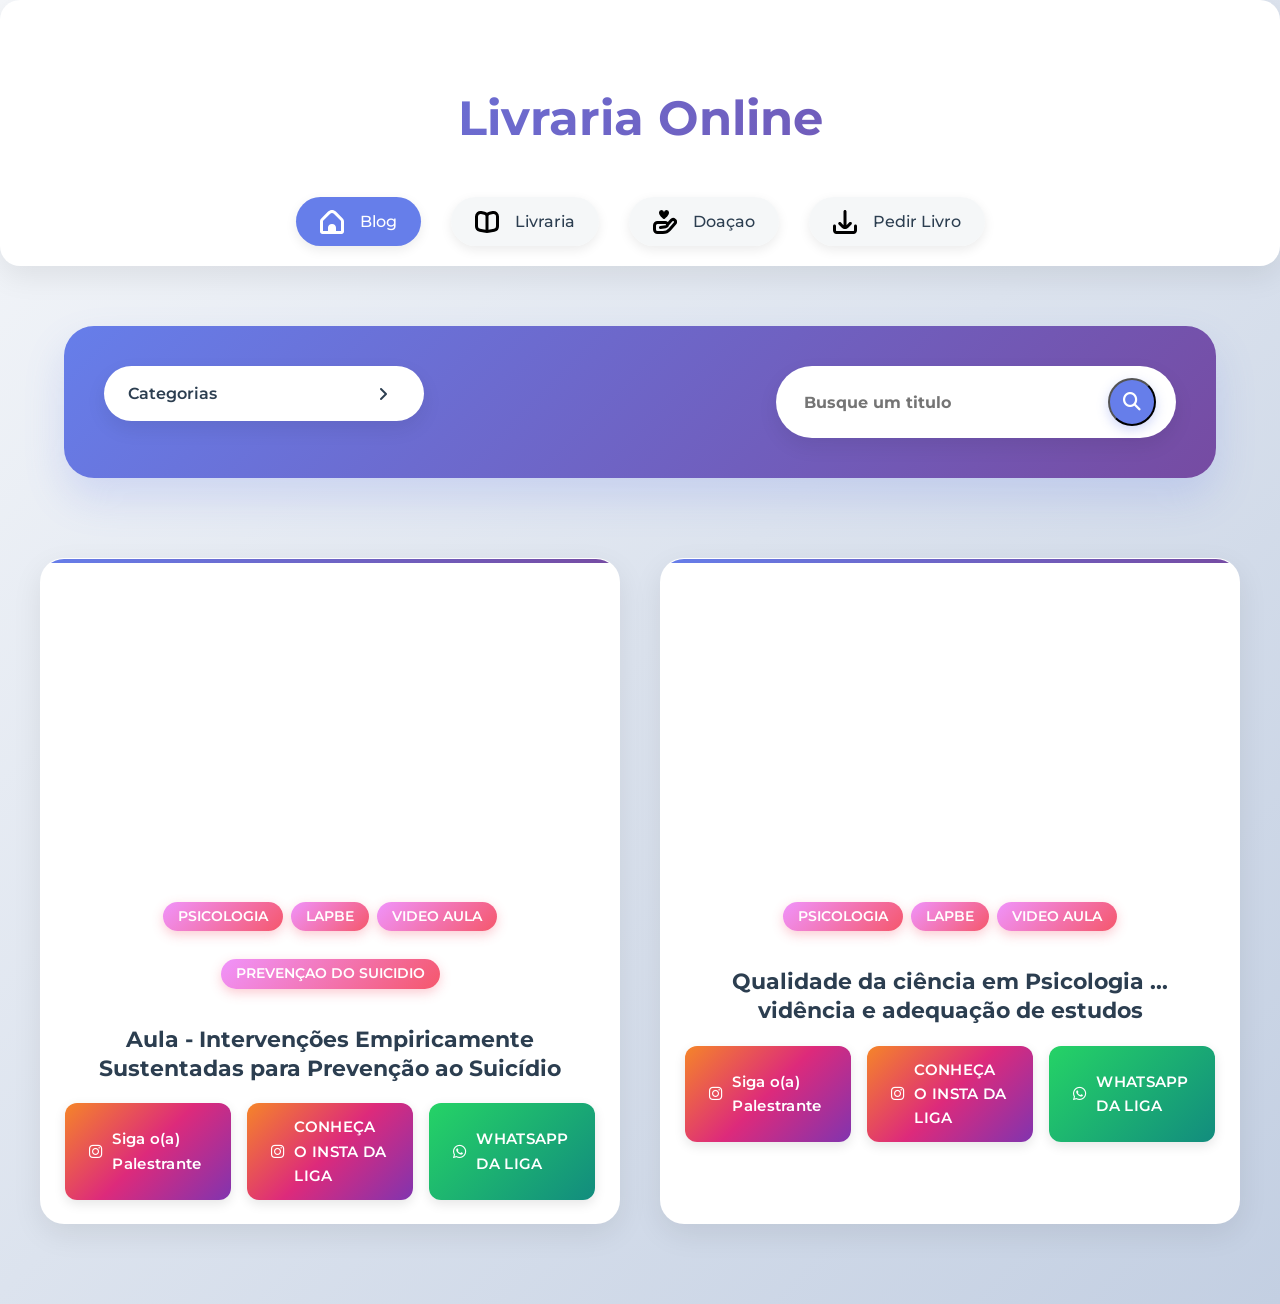
<file: index.html>
<!DOCTYPE html>
<html lang="pt-BR">

<head>
    <meta charset="UTF-8">
    <meta name="viewport" content="width=device-width, initial-scale=1.0">
    <meta name="google-adsense-account" content="ca-pub-9144032864850758">
    <link rel="stylesheet" href="./ads.txt"> 
    <script async src="https://pagead2.googlesyndication.com/pagead/js/adsbygoogle.js?client=ca-pub-9144032864850758"
    crossorigin="anonymous"></script>
    <!-- Font Imports -->
    <link href="https://fonts.googleapis.com/css2?family=EB+Garamond:ital,wght@0,400..800;1,400..800&family=Libre+Baskerville:ital,wght@0,400;0,700;1,400&family=Montserrat:ital,wght@0,100..900;1,100..900&display=swap" rel="stylesheet">
    <link href="https://fonts.googleapis.com/css2?family=Archivo+Black&display=swap" rel="stylesheet">
    <link href="https://fonts.googleapis.com/css2?family=Poppins:ital,wght@0,100;0,200;0,300;0,400;0,500;0,600;0,700;0,800;0,900;1,100;1,200;1,300;1,400;1,500;1,600;1,700;1,800;1,900&display=swap" rel="stylesheet">
    <link href="https://fonts.googleapis.com/css2?family=Michroma&display=swap" rel="stylesheet">
    <!-- Font Awesome (Ícones) -->
    <link rel="stylesheet" href="https://cdnjs.cloudflare.com/ajax/libs/font-awesome/6.4.0/css/all.min.css">
    <!-- Arquivos CSS externos foram mantidos, se existirem -->
    <link rel="stylesheet" href="./style/style.css">
     <link rel="stylesheet" href="./style/iframes.css">
    <title>Livraria Online - Vídeos</title>

   
<!-- Google tag (gtag.js) -->
<script async src="https://www.googletagmanager.com/gtag/js?id=G-TFT7D83XJY"></script>
<script>
  window.dataLayer = window.dataLayer || [];
  function gtag(){dataLayer.push(arguments);}
  gtag('js', new Date());

  gtag('config', 'G-TFT7D83XJY');
</script>

</head>

<body>




<header class="header">
    <nav class="navbar">
        <div class="hamburguer-icon">
            <div class="bar"></div>
            <div class="bar"></div>
            <div class="bar"></div>
        </div>
        <span class="text-menu">MENU</span>
        
     <ul class="nav-links">
    
            <li> 
            <a href="./index.html">  <img src="./icons/casa-white.svg" alt=""> <span>Blog</span></a>
            </li>
            <li>
            
            <a  href="./livraria.html"> <img src="./icons/book-alt-white.svg" alt=""> <span>Livraria</span></a>
            </li>
            
            <li>
            <a href="./faca-uma-doacao.html">  <img src="./icons/cuidado-white.svg" alt="">  <span>Doaçao</span></a>
            </li>
            <li>
           
            <a href="./PedirLivros.html">  <img src="./icons/download-white.svg" alt="">  <span>Pedir Livro</span></a>
            </li>
        </ul>
    </nav>

<h1>Livraria Online</h1>

    <div class="links">
        <ul>

            
               <li class="ativo">
            <a href="./index.html">  <img src="./icons/casa-white.svg" alt=""> <span>Blog</span></a>
            </li>
            <li>
            
            <a  href="./livraria.html"> <img src="./icons/book-alt.svg" alt=""> <span>Livraria</span></a>
            </li>
            
            <li>
            <a href="./faca-uma-doacao.html">  <img src="./icons/cuidado.svg" alt="">  <span>Doaçao</span></a>
            </li>
            <li>
           
            <a href="./PedirLivros.html">  <img src="./icons/download.svg" alt="">  <span>Pedir Livro</span></a>
            </li>
        </ul>
    </div>
</header>



    <div class="pesquisadores">
        <div class="header-filtro">
            <button class="filtro-button" id="botao">
                Categorias
                <i id="seta" class="fa-solid fa-angle-right icone"></i>
            </button>
            <div class="filtro" id="filtro">
                <div class="botoes-filtro">
                    <button data-categoria="todos">Mostrar Todos</button>
					 <button data-categoria="video-aula">Video Aula</button>
                    <button data-categoria="lapbe">LAPBE</button>
                    <button data-categoria="psicologia">Psicologia</button>
					 <button data-categoria="gestalt">gestalt</button>
                </div>
            </div>
        </div>
        <div class="buscador">
            <input type="text" id="buscarLivro" placeholder="Busque um titulo">
            <button><i class="fas fa-search"></i></button>
        </div>

        <!-- <h1 class="tituloPesquisador">FAÇA UMA PESQUISA</h1> -->
    </div>


    <main>
        <!-- Contêiner onde os cards de vídeo serão inseridos -->
        <div class="card-videos" id="container-videos">
        </div>



    </main>

    <script>
        // =========================================================
        // DADOS DOS VÍDEOS
        // =========================================================
        const listaDeVideos = [
            {
                titulo: "Aula - Intervenções Empiricamente Sustentadas para Prevenção ao Suicídio",
                categorias: ["psicologia", "lapbe", "video-aula", "prevençao-do-suicidio"],
                url: "https://drive.google.com/file/d/1K8LzaiGLdQi6c1UPhjC2BVwv4Pdc5Wwx/preview",
                palestranteInstagramUrl: "https://www.instagram.com/loren.beiram/", // Link do Palestrante
                ligaInstagramUrl: "https://www.instagram.com/lapbe.univali/", 
                ligaWhatsappUrl: "https://chat.whatsapp.com/HMdDaHnVzoJE68Qd4yIUpy?mode=ems_wa_t" 
            },
           {
                titulo: "Qualidade da ciência em Psicologia ... vidência e adequação de estudos",
                categorias: ["psicologia", "lapbe", "video-aula"],
                url: "https://drive.google.com/file/d/1t98QbLen26emnuH06UoHHE3u4GEgt3cE/preview",
                palestranteInstagramUrl: "https://www.instagram.com/janleonardi/", 
                ligaInstagramUrl: "https://www.instagram.com/lapbe.univali/", 
                ligaWhatsappUrl: "https://chat.whatsapp.com/HMdDaHnVzoJE68Qd4yIUpy?mode=ems_wa_t" 
          },
          
            /*  {
                titulo: "Introdução à Sociologia Clássica",
                categorias: ["sociologia", "filosofia", "aula", "educacao"],
                url: "https://www.youtube.com/embed/mock-sociologia-url",
                palestranteInstagramUrl: "https://www.instagram.com/sociologia_facil/", 
                ligaInstagramUrl: "https://www.instagram.com/lags_sociologia/",
                ligaWhatsappUrl: "https://wa.me/5511977777777"
            },
            {
                titulo: "A História da Psicologia: Uma Visão Geral",
                categorias: ["historia-da-psicologia", "psicologia", "educacao"],
                url: "https://www.youtube.com/embed/mock-historia-url",
                palestranteInstagramUrl: "https://www.instagram.com/historia_da_psi/", 
                ligaInstagramUrl: "https://www.instagram.com/lahp_usp/",
                ligaWhatsappUrl: "https://wa.me/5511966666666"
            },
            {
                titulo: "Os Conceitos Centrais da Psicanálise Freudiana",
                categorias: ["psicanálise", "psicologia", "video-aula"],
                url: "https://www.youtube.com/embed/mock-psicanalise-url",
                palestranteInstagramUrl: "https://www.instagram.com/psicanalise_hoje/",
                ligaInstagramUrl: "https://www.instagram.com/lapsi_unicamp/",
                ligaWhatsappUrl: "https://wa.me/5511955555555"
            },
            {
                titulo: "Gestalt-Terapia: Princípios e Prática Clínica",
                categorias: ["gestalt", "psicologia", "video-aula"],
                url: "https://www.youtube.com/embed/mock-gestalt-url",
                palestranteInstagramUrl: "https://www.instagram.com/gestalt_pratica/",
                ligaInstagramUrl: "https://www.instagram.com/lagestalt_rs/",
                ligaWhatsappUrl: "https://wa.me/5511944444444"
            },
             {
                titulo: "Análise Financeira para Iniciantes",
                categorias: ["financas", "educacao", "economia"],
                url: "https://www.youtube.com/embed/mock-financas-url",
                palestranteInstagramUrl: "https://www.instagram.com/financas_simples/",
                ligaInstagramUrl: "https://www.instagram.com/laf_economia/",
                ligaWhatsappUrl: "https://wa.me/5511933333333"
            },
            {
                titulo: "A Beleza na Literatura Clássica Brasileira",
                categorias: ["literatura", "educacao"],
                url: "https://www.youtube.com/embed/mock-literatura-url",
                palestranteInstagramUrl: "https://www.instagram.com/literatura_br/",
                ligaInstagramUrl: "https://www.instagram.com/lalit_ufsc/",
                ligaWhatsappUrl: "https://wa.me/5511922222222"
            },*/
        ];

        // =========================================================
        // FUNÇÕES DE RENDERIZAÇÃO
        // =========================================================

        /**
         * Cria o HTML de um único card de vídeo.
         * @param {Object} video - Objeto contendo { titulo, categorias, url, palestranteInstagramUrl, ligaInstagramUrl, ligaWhatsappUrl }.
         */
        function adicionarVideoCard(video) {
            const container = document.getElementById('container-videos');
            if (!container) return;

            const cardDiv = document.createElement('div');
            cardDiv.classList.add('card-video');

            // Iframe do vídeo
            const iframe = document.createElement('iframe');
            iframe.src = video.url;
            iframe.setAttribute('allow', 'autoplay; encrypted-media');
            iframe.setAttribute('allowfullscreen', '');
            
            // Container de categorias (tags)
            const categoriasDiv = document.createElement('div');
            categoriasDiv.classList.add('categorias-video');
            
            // Adiciona as tags de categoria
            video.categorias.forEach(categoria => {
                const span = document.createElement('span');
                span.textContent = categoria.toUpperCase().replace(/-/g, ' '); // Formata para exibição
                categoriasDiv.appendChild(span);
            });
            
            // Título
            const tituloH1 = document.createElement('h1');
            tituloH1.classList.add('titulo-video');
            tituloH1.textContent = video.titulo;

            // Wrapper dos Botões (para controle de layout)
            const buttonWrapper = document.createElement('div');
            buttonWrapper.classList.add('card-buttons-wrapper'); 

            // Botão 1: Instagram do Palestrante
            const instagramPalestranteLink = document.createElement('a');
            instagramPalestranteLink.classList.add('instagram-btn');
            instagramPalestranteLink.href = video.palestranteInstagramUrl || "https://www.instagram.com/link_palestrante/"; 
            instagramPalestranteLink.target = "_blank";
            instagramPalestranteLink.innerHTML = '<i class="fab fa-instagram"></i> Siga o(a) Palestrante';

            // Botão 2: Instagram da Liga
            const instagramLigaLink = document.createElement('a');
            instagramLigaLink.classList.add('instagram-btn');
            instagramLigaLink.href = video.ligaInstagramUrl || "https://www.instagram.com/link_liga/"; 
            instagramLigaLink.target = "_blank";
            instagramLigaLink.innerHTML = '<i class="fab fa-instagram"></i> CONHEÇA O INSTA DA LIGA';
            
            // Botão 3: WhatsApp da Liga
            const Wpplink= document.createElement('a');
            Wpplink.classList.add('wpp-btn');
            Wpplink.href = video.ligaWhatsappUrl || "https://wa.me/"; 
            Wpplink.target = "_blank";
            Wpplink.innerHTML = '<i class="fab fa-whatsapp"></i> WHATSAPP DA LIGA';
            
            // Montagem do Wrapper de Botões
            buttonWrapper.appendChild(instagramPalestranteLink);
            buttonWrapper.appendChild(instagramLigaLink);
            buttonWrapper.appendChild(Wpplink); 

            // Montagem do Card (Ordem: Iframe -> Categorias -> Título -> Wrapper de Botões)
            cardDiv.appendChild(iframe);
            cardDiv.appendChild(categoriasDiv);
            cardDiv.appendChild(tituloH1);
            cardDiv.appendChild(buttonWrapper);

            container.appendChild(cardDiv);
        }

        /**
         * Limpa o container e exibe a lista de vídeos fornecida.
         * @param {Array} videosParaExibir - Array de objetos de vídeo a serem mostrados.
         */
        function exibirVideos(videosParaExibir) {
            const container = document.getElementById('container-videos');
            container.innerHTML = ''; // Limpa o conteúdo anterior
            if (videosParaExibir.length === 0) {
                 container.innerHTML = '<h2 style="width:100%; text-align:center; color:#555; margin-top:50px;">Nenhum post foi encontrado. Tente outra busca ou categoria.</h2>';
            } else {
                 videosParaExibir.forEach(video => {
                    adicionarVideoCard(video);
                });
            }
        }

        // =========================================================
        // INICIALIZAÇÃO E LISTENERS
        // =========================================================

        document.addEventListener('DOMContentLoaded', () => {
            // 1. Exibição inicial de todos os vídeos
            exibirVideos(listaDeVideos);

            // 2. Funcionalidade de busca (por TÍTULO)
            const inputBusca = document.getElementById('buscarLivro');
            inputBusca.addEventListener('input', (evento) => {
                const termo = evento.target.value.toLowerCase().trim();
                
                // Filtra a lista de vídeos pelo título
                const videosFiltrados = listaDeVideos.filter(video =>
                    video.titulo.toLowerCase().includes(termo)
                );
                
                exibirVideos(videosFiltrados);
            });

            // 3. Funcionalidade de filtro por categoria
            const botoesFiltro = document.querySelectorAll('.botoes-filtro button');
            botoesFiltro.forEach(botao => {
                botao.addEventListener('click', (evento) => {
                    const categoriaSelecionada = evento.target.getAttribute('data-categoria');
                    let videosFiltrados;
                    
                    if (categoriaSelecionada === 'todos') {
                        videosFiltrados = listaDeVideos;
                    } else {
                        // Filtra vídeos cuja lista de categorias INCLUA a categoria selecionada
                        videosFiltrados = listaDeVideos.filter(video =>
                            video.categorias.includes(categoriaSelecionada)
                        );
                    }
                    
                    // Limpa o campo de busca ao filtrar por categoria
                    inputBusca.value = ''; 
                    exibirVideos(videosFiltrados);
                    
                    // Fecha o menu de filtro após a seleção
                    document.getElementById('filtro').classList.remove('ativo');
                    document.getElementById('seta').classList.remove('rotate');
                });
            });

            // 4. Funcionalidade do botão "CATEGORIAS" (Toggle)
            const botaoFiltro = document.getElementById('botao');
            const seta = document.getElementById('seta');
            const filtro = document.getElementById('filtro');
            botaoFiltro.addEventListener('click', () => {
                seta.classList.toggle('rotate');
                filtro.classList.toggle('ativo');
            });
            
            // 5. Funcionalidade do menu Hamburguer (Mobile)
            const hamburguerIcon = document.querySelector('.hamburguer-icon');
            const navLinks = document.querySelector('.nav-links');
            const body = document.querySelector('body'); 

            hamburguerIcon.addEventListener('click', () => {
                hamburguerIcon.classList.toggle('active');
                navLinks.classList.toggle('active');
                body.classList.toggle('no-scroll');
            });
        });
    </script>
</body>
</html>
</file>
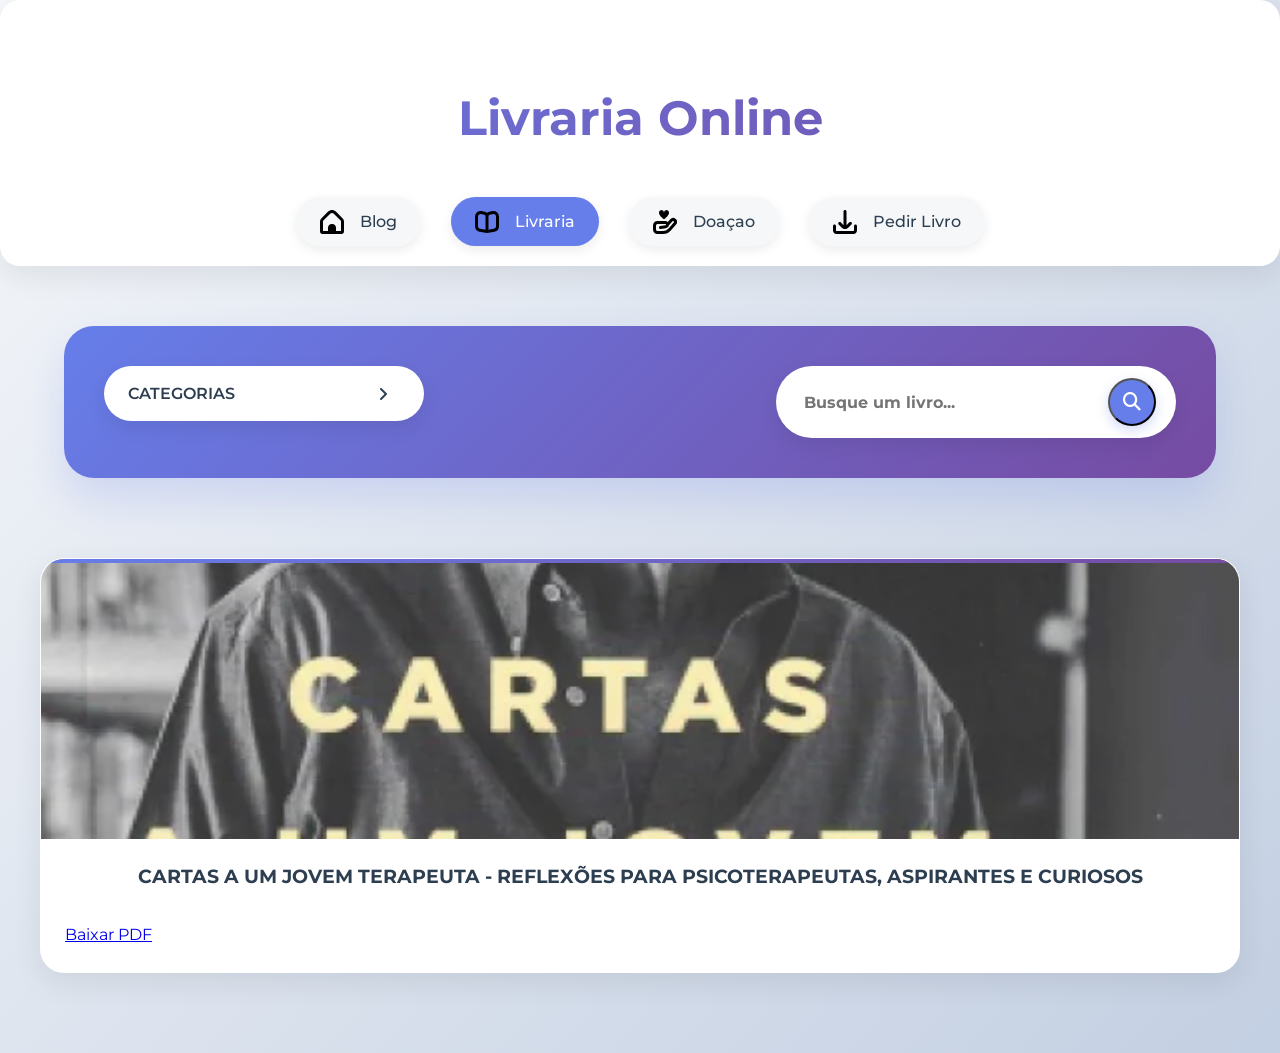
<file: Livros-pedidos.html>
<!DOCTYPE html>
<html lang="en">

<head>
  <meta charset="UTF-8">
  <meta name="viewport" content="width=device-width, initial-scale=1.0">
  <!-- Font Imports -->
  <link
    href="https://fonts.googleapis.com/css2?family=EB+Garamond:ital,wght@0,400..800;1,400..800&family=Libre+Baskerville:ital,wght@0,400;0,700;1,400&family=Montserrat:ital,wght@0,100..900;1,100..900&display=swap"
    rel="stylesheet">
  <link href="https://fonts.googleapis.com/css2?family=Archivo+Black&display=swap" rel="stylesheet">
  <link
    href="https://fonts.googleapis.com/css2?family=Poppins:ital,wght@0,100;0,200;0,300;0,400;0,500;0,600;0,700;0,800;0,900;1,100;1,200;1,300;1,400;1,500;1,600;1,700;1,800;1,900&display=swap"
    rel="stylesheet">
  <link href="https://fonts.googleapis.com/css2?family=Michroma&display=swap" rel="stylesheet">
  <!-- Font Awesome (Ícones) -->
  <link rel="stylesheet" href="https://cdnjs.cloudflare.com/ajax/libs/font-awesome/6.4.0/css/all.min.css">
  <link rel="stylesheet" href="./style/style.css">

  <title>Livraria Online</title>

</head>

<body>



  

<header class="header">
    <nav class="navbar">
        <div class="hamburguer-icon">
            <div class="bar"></div>
            <div class="bar"></div>
            <div class="bar"></div>
        </div>
        <span class="text-menu">MENU</span>
        
      <ul class="nav-links">
        
        <li> 
            
            <a href="./index.html"> <img src="./icons/casa-white.svg" alt=""> Blog</a>
        </li>
        
        <li>
            <a href="./livraria.html"> <img src="./icons/book-alt-white.svg" alt=""> Livraria</a>
        </li>
        
        <li>
            <a href="./Livros-pedidos.html"> <img src="./icons/caixa-de-selecao-white.svg" alt=""> Pedidos Realizados</a>
        </li>

        
       
        <li>
            <a href="./faca-uma-doacao.html">  <img src="./icons/cuidado-white.svg" alt="">  Faça uma doação</a>
        </li>
     
        <li>
            <a href="./PedirLivros.html">    <img src="./icons/download-white.svg" alt="">  PEÇA UM LIVRO</a>
        </li>
      </ul>
    </nav>

<h1>Livraria Online</h1>

    <div class="links">
        <ul>

            
            <li> 
            <a href="./index.html">  <img src="./icons/casa.svg" alt=""> <span>Blog</span></a>
            </li>
            <li class="ativo">
            
            <a  href="./livraria.html"> <img src="./icons/book-alt.svg" alt=""> <span>Livraria</span></a>
            </li>
            
            <li>
            <a href="./faca-uma-doacao.html">  <img src="./icons/cuidado.svg" alt="">  <span>Doaçao</span></a>
            </li>
            <li>
           
            <a href="./PedirLivros.html">  <img src="./icons/download.svg" alt="">  <span>Pedir Livro</span></a>
            </li>
        </ul>
    </div>
</header>

  <div class="pesquisadores">
    <div class="header-filtro">
      <button class="filtro-button" id="botao">
        CATEGORIAS
        <i id="seta" class="fa-solid fa-angle-right icone"></i>
      </button>
      <div class="filtro" id="filtro">
        <div class="botoes-filtro">
          <button data-categoria="todos">Mostrar Todos</button>
          <button data-categoria="psicologia">Psicologia</button>
          <button data-categoria="filosofia">Filosofia</button>
          <button data-categoria="financas">Finanças</button>
          <button data-categoria="literatura">Literatura</button>
          <button data-categoria="educacao">Educação</button>
        </div>
      </div>
    </div>
    <div class="buscador">
      <input type="text" id="buscarLivro" placeholder="Busque um livro...">
      <button><i class="fas fa-search"></i></button>
    </div>
  </div>



  <main>

    <!--
        <div class="buscaecategoria">
              <ul class="ul" >
    <li class="categorias"><a href="#">Categorias</a>
      <ul>
        <li><a href="#">Psicologia</a></li>
        <li><a href="#">Finanças</a></li></li>
        <li><a href="#">Biologia</a></li>
      </ul>
    </li>
  </ul>
    </div>
-->






    <div class="livrarias">
      <!-- A Morte e Um Dia Que Vale a Pena Viver -->
      <div class="livro categoria-psicologia">
        <img src="./capa livros/photo_616f0ed9a023e.jpg.webp" alt="">
        <div class="tituloebaixar">
          <span class="titulo">CARTAS A UM JOVEM TERAPEUTA - REFLEXÕES PARA PSICOTERAPEUTAS, ASPIRANTES E
            CURIOSOS</span>
          <ul>
            <li> <a href="./livrospdf/Cartas_a_um_Jovem_Terapeuta_Contardo_Cal.pdf">Baixar PDF</a> </li>
          </ul>
        </div>
      </div>















    </div>
  </main>

  <script>

    const inputBusca = document.getElementById('buscarLivro');
    const livros = document.querySelectorAll('.livro');

    // Função de busca
    inputBusca.addEventListener('input', function () {
      const termo = this.value.toLowerCase(); // pega o valor digitado em minúsculas

      livros.forEach(livro => {
        const titulo = livro.querySelector('.titulo').textContent.toLowerCase(); // título em minúsculas
        if (titulo.includes(termo)) {
          livro.style.display = ''; // mostra o livro
        } else {
          livro.style.display = 'none'; // esconde o livro
        }
      });
    });


    document.addEventListener('DOMContentLoaded', () => {
      const hamburguerIcon = document.querySelector('.hamburguer-icon');
      const navLinks = document.querySelector('.nav-links');
      const body = document.querySelector('body'); // Seleciona o elemento body

      hamburguerIcon.addEventListener('click', () => {
        // Alterna a classe 'active' no ícone e nos links
        hamburguerIcon.classList.toggle('active');
        navLinks.classList.toggle('active');

        // Alterna a classe 'no-scroll' no body para desabilitar o scroll
        body.classList.toggle('no-scroll');
      });
    });

    // JavaScript para filtro por categoria
    const botoesFiltro = document.querySelectorAll('.botoes-filtro button');

    botoesFiltro.forEach(botao => {
      botao.addEventListener('click', () => {
        const categoriaSelecionada = botao.getAttribute('data-categoria');

        livros.forEach(livro => {
          if (categoriaSelecionada === 'todos') {
            livro.style.display = ''; // Mostra todos os livros
          } else if (livro.classList.contains('categoria-' + categoriaSelecionada)) {
            livro.style.display = ''; // Mostra o livro se ele pertencer à categoria
          } else {
            livro.style.display = 'none'; // Esconde os outros
          }
        });
      });
    });

    const botao = document.getElementById('botao');
    const seta = document.getElementById('seta');
    const filtro = document.getElementById('filtro');

    botao.addEventListener('click', () => {
      seta.classList.toggle('rotate');
      filtro.classList.toggle('ativo');
    });


  </script>

</body>

</html>
</file>
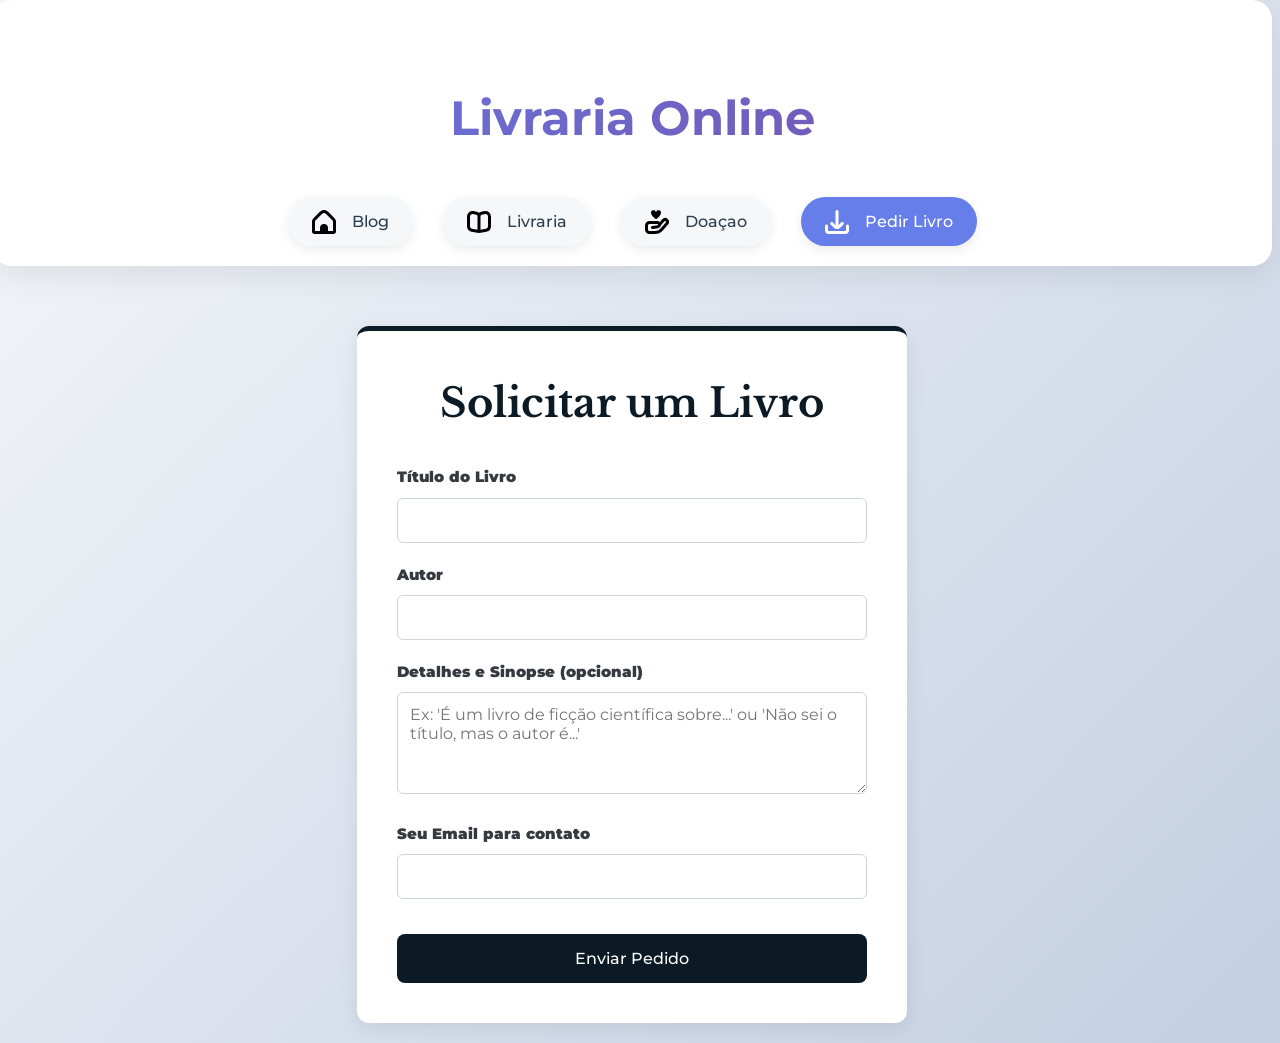
<file: PedirLivros.html>
<!DOCTYPE html>
<html lang="pt-BR">
<head>
    <meta charset="UTF-8">
    <meta name="viewport" content="width=device-width, initial-scale=1.0">
    <title>Formulário de Solicitação de Livros</title>
    <link rel="stylesheet" href="./style/style.css">
    <link rel="stylesheet" href="/style/pedirlivro.css">
    <!-- Font Imports (Mantendo o estilo elegante da livraria) -->
    <link href="https://fonts.googleapis.com/css2?family=Libre+Baskerville:ital,wght@0,400;0,700;1,400&family=Montserrat:ital,wght@0,100..900;1,100..900&display=swap" rel="stylesheet">
    <link rel="stylesheet" href="https://cdnjs.cloudflare.com/ajax/libs/font-awesome/6.4.0/css/all.min.css">

    
</head>
<body>

    
  

<header class="header">
    <nav class="navbar">
        <div class="hamburguer-icon">
            <div class="bar"></div>
            <div class="bar"></div>
            <div class="bar"></div>
        </div>
        <span class="text-menu">MENU</span>
        
    <ul class="nav-links">
    
            <li> 
            <a href="./index.html">  <img src="./icons/casa-white.svg" alt=""> <span>Blog</span></a>
            </li>
            <li>
            
            <a  href="./livraria.html"> <img src="./icons/book-alt-white.svg" alt=""> <span>Livraria</span></a>
            </li>
            
            <li>
            <a href="./faca-uma-doacao.html">  <img src="./icons/cuidado-white.svg" alt="">  <span>Doaçao</span></a>
            </li>
            <li>
           
            <a href="./PedirLivros.html">  <img src="./icons/download-white.svg" alt="">  <span>Pedir Livro</span></a>
            </li>
        </ul>
    </nav>

<h1>Livraria Online</h1>

    <div class="links">
        <ul>

            
            <li> 
            <a href="./index.html">  <img src="./icons/casa.svg" alt=""> <span>Blog</span></a>
            </li>
            <li>
            
            <a  href="./livraria.html"> <img src="./icons/book-alt.svg" alt=""> <span>Livraria</span></a>
            </li>
            
            <li>
            <a href="./faca-uma-doacao.html">  <img src="./icons/cuidado.svg" alt="">  <span>Doaçao</span></a>
            </li>
               <li class="ativo">
           
            <a href="./PedirLivros.html">  <img src="./icons/download-white.svg" alt="">  <span>Pedir Livro</span></a>
            </li>
        </ul>
    </div>
</header>

    <main>

    <div class="form-container">
        <h2>Solicitar um Livro</h2>
        <form name="book-request" netlify>
            <div class="form-group">
                <label for="book-title">Título do Livro</label>
                <input type="text" id="book-title" name="book-title" required>
            </div>
            <div class="form-group">
                <label for="author">Autor</label>
                <input type="text" id="author" name="author">
            </div>
            <div class="form-group">
                <label for="details">Detalhes e Sinopse (opcional)</label>
                <textarea id="details" name="details" placeholder="Ex: 'É um livro de ficção científica sobre...' ou 'Não sei o título, mas o autor é...'" rows="4"></textarea>
            </div>
            <div class="form-group">
                <label for="email">Seu Email para contato</label>
                <input type="email" id="email" name="email" required>
            </div>
            <div class="btns">
                <button type="submit" class="btn-submit">Enviar Pedido</button>
                </button>
            </div>
            <div>

            </div>
        </form>
    </div>

    </main>


    <script src="./scripts/js.js"></script>
    
</body>
</html>
</file>
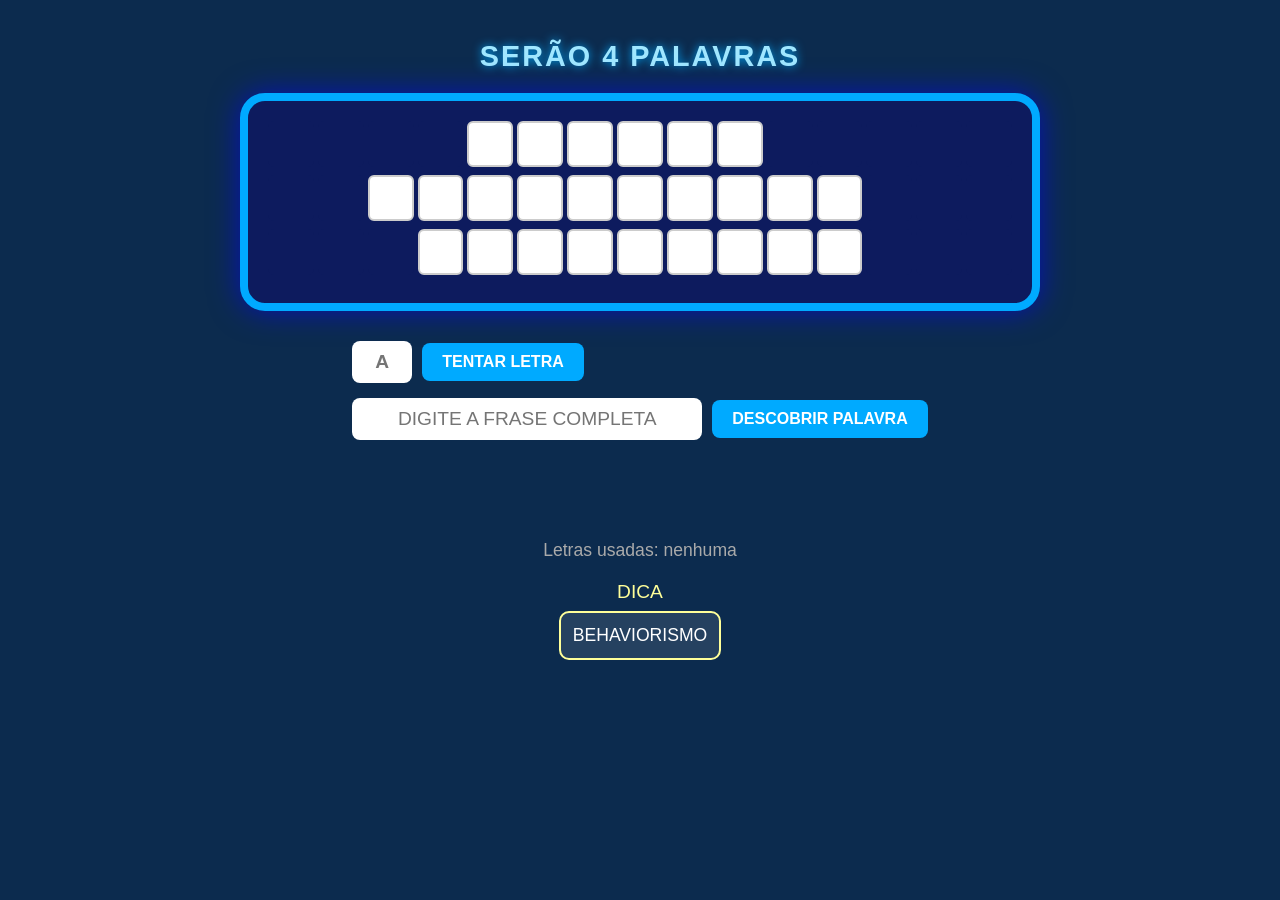
<file: testes copy.html>
<!DOCTYPE html>
<html lang="pt-BR">
<head>
  <meta charset="UTF-8" />
  <meta name="viewport" content="width=device-width, initial-scale=1.0"/>
  <title>Roda a Roda Jequiti - Jogo</title>
  <style>
    /* Reset e fonte */
    * {
      margin: 0;
      padding: 0;
      box-sizing: border-box;
      font-family: 'Arial Black', Arial, sans-serif;
    }

    body {
      background: #0C2B4E;
      color: white;
      min-height: 100vh;
      display: flex;
      flex-direction: column;
      align-items: center;
      padding: 20px;
    }

    /* Título dinâmico */
    #titulo {
      margin: 20px 0;
      font-size: 1.8rem;
      text-transform: uppercase;
      color: #a0e7ff;
      text-shadow: 0 0 10px #00aaff;
      letter-spacing: 2px;
    }

    /* Quadro principal */
    #quadro {
      width: 90%;
      max-width: 800px;
      background: #0d1b5e;
      border-radius: 25px;
      padding: 20px;
      box-shadow: 0 0 30px rgba(0, 0, 255, 0.6);
      border: 8px solid #00aaff;
      position: relative;
    }

    .linha {
      display: grid;
      grid-template-columns: repeat(15, 1fr);
      gap: 4px;
      margin-bottom: 8px;
      justify-items: center;
      align-items: center;
    }

    .quadrado {
      width: 100%;
      aspect-ratio: 1;
      background: #0d1b5e;
      border-radius: 6px;
      display: flex;
      justify-content: center;
      align-items: center;
      font-weight: bold;
      font-size: 1.4rem;
      color: transparent;
      transition: all 0.3s ease;
    }

    .letra {
      background: white;
      color: transparent;
      border: 2px solid #ccc;
    }

    .revelado {
      color: black !important;
    }

    .piscar {
      animation: piscarAmarelo 1s ease-in-out;
    }

    @keyframes piscarAmarelo {
      0%, 100% { background: white; }
      50% { background: #ffff00; box-shadow: 0 0 15px #ffff00; }
    }

    /* Inputs */
    .inputs-container {
      margin: 30px 0;
      display: flex;
      flex-direction: column;
      gap: 15px;
      /* align-items: center; */
    }

    .input-group {
      display: flex;
      gap: 10px;
      align-items: center;
   
    }

    label {
      font-size: 1.1rem;
      color: #a0e7ff;
      /* min-width: 180px;
      text-align: right; */
    }

    input {
      padding: 10px;
      font-size: 1.2rem;
      border: none;
      border-radius: 8px;
      width: 350px;
      text-transform: uppercase;
      text-align: center;
    }

    input#letra-input {
      width: 60px;
      font-weight: bold;
    }

    button {
      padding: 10px 20px;
      font-size: 1rem;
      font-weight: bold;
      background: #00aaff;
      color: white;
      border: none;
      border-radius: 8px;
      cursor: pointer;
      transition: 0.3s;
      text-transform: uppercase;
    }

    button:hover {
      background: #0088cc;
      transform: scale(1.05);
    }

    /* Dica */
    .dica-container {
      margin-top: 20px;
      text-align: center;
    }

    .dica-container label {
      display: block;
      margin-bottom: 8px;
      font-size: 1.2rem;
      color: #ffff99;
    }

    #dica {
      padding: 12px;
      /* width: 80%; */
      max-width: 500px;
      background: rgba(255, 255, 255, 0.1);
      border: 2px solid #ffff99;
      border-radius: 10px;
      color: white;
      font-size: 1.1rem;
      text-align: center;
    }

    /* Mensagens */
    #mensagem {
      margin: 15px 0;
      font-size: 1.2rem;
      min-height: 30px;
      text-align: center;
      color: #ffdd00;
    }

    /* Vitória */
    #vitoria {
      position: fixed;
      top: 0; left: 0; right: 0; bottom: 0;
      background: rgba(0, 0, 0, 0.9);
      display: none;
      flex-direction: column;
      justify-content: center;
      align-items: center;
      z-index: 1000;
    }

    #vitoria h1 {
      font-size: 4rem;
      color: #ffff00;
      text-shadow: 0 0 20px #ffff00;
      animation: pulso 1.5s infinite;
    }

    @keyframes pulso {
      0%, 100% { transform: scale(1); }
      50% { transform: scale(1.1); }
    }

    /* Confetes */
    canvas#confetes {
      position: absolute;
      top: 0; left: 0;
      width: 100%;
      height: 100%;
      pointer-events: none;
    }

    /* Letras usadas */
    #letras-usadas {
      margin-top: 10px;
      font-size: 1.1rem;
      color: #aaa;
    }

    /* Responsivo */
    @media (max-width: 600px) {
      .input-group {
        flex-direction: column;
        text-align: center;
      }
      label { text-align: center; }
      #quadro { padding: 15px; }
      .linha { gap: 3px; }
      .quadrado { font-size: 1rem; }
    }
  </style>
</head>
<body>

  <h2 id="titulo"></h2>

  <div id="quadro">
    <div id="linhas-container"></div>
  </div>

  <div class="inputs-container">
    <div class="input-group">
      <!-- <label>INPUT PRA POR LETRA</label> -->
      <input type="text" id="letra-input" maxlength="1" placeholder="A" />
      <button id="btn-letra">Tentar Letra</button>
    </div>

    <div class="input-group">
      <!-- <label>INPUT PRA ADIVINHAR PALAVRA</label> -->
      <input type="text" id="palavra-input" placeholder="Digite a frase completa" />
      <button id="btn-palavra">Descobrir Palavra</button>
    </div>
  </div>

  <div id="mensagem"></div>
  <div id="letras-usadas">Letras usadas: none</div>

  <div class="dica-container">
    <label>DICA</label>
    <div id="dica"></div>
  </div>

  <!-- Tela de Vitória -->
  <div id="vitoria">
    <h1>VOCÊ GANHOU!</h1>
    <canvas id="confetes"></canvas>
  </div>

  <script>
    // === CONFIGURAÇÃO DO JOGO ===
    const palavras = ["WATSON", "TORTURADOR", "BOLSONARO", "BOLSONARO"];
    const dica = "BEHAVIORISMO";

    // Elementos DOM
    const titulo = document.getElementById('titulo');
    const linhasContainer = document.getElementById('linhas-container');
    const letraInput = document.getElementById('letra-input');
    const btnLetra = document.getElementById('btn-letra');
    const palavraInput = document.getElementById('palavra-input');
    const btnPalavra = document.getElementById('btn-palavra');
    const mensagem = document.getElementById('mensagem');
    const letrasUsadasSpan = document.getElementById('letras-usadas');
    const dicaDiv = document.getElementById('dica');
    const vitoria = document.getElementById('vitoria');
    const canvas = document.getElementById('confetes');

    // Estado do jogo
    let letrasUsadas = [];
    let letrasCorretas = new Set();
    let quadro = []; // [linha][coluna] = { letra, revelado }

    // === INICIALIZAÇÃO ===
    function init() {
      titulo.textContent = `SERÃO ${palavras.length} PALAVRAS`;
      dicaDiv.textContent = dica;

      // Limpar quadro
      linhasContainer.innerHTML = '';
      quadro = [];

      const maxCols = 15;
      const linhas = palavras.length > 3 ? 3 : palavras.length;

      // Criar linhas
      for (let i = 0; i < 3; i++) {
        const linhaDiv = document.createElement('div');
        linhaDiv.className = 'linha';
        linhaDiv.style.display = i < linhas ? 'grid' : 'none';
        linhasContainer.appendChild(linhaDiv);

        const row = [];
        const palavra = i < palavras.length ? palavras[i] : '';
        let colIndex = Math.floor((maxCols - palavra.length) / 2); // centralizar

        for (let c = 0; c < maxCols; c++) {
          const quad = document.createElement('div');
          quad.className = 'quadrado';

          if (i < palavras.length && c >= colIndex && c < colIndex + palavra.length) {
            const letra = palavra[c - colIndex];
            quad.classList.add('letra');
            quad.dataset.letra = letra;
            row.push({ el: quad, letra, revelado: false });
          } else {
            row.push({ el: quad, letra: null, revelado: false });
          }
          linhaDiv.appendChild(quad);
        }
        quadro.push(row);
      }

      atualizarLetrasUsadas();
    }

    // === FUNÇÕES DO JOGO ===
    function tentarLetra() {
      const input = letraInput.value.trim().toUpperCase();
      if (!/^[A-ZÇ]$/.test(input)) {
        mostrarMensagem('Digite uma letra válida!', 'orange');
        return;
      }
      if (letrasUsadas.includes(input)) {
        mostrarMensagem('Letra já tentada!', 'orange');
        return;
      }

      letrasUsadas.push(input);
      atualizarLetrasUsadas();
      letraInput.value = '';

      let encontrou = false;
      const quadradosParaPiscar = [];

      // Percorrer todo o quadro
      for (let row of quadro) {
        for (let cell of row) {
          if (cell.letra === input && !cell.revelado) {
            cell.revelado = true;
            cell.el.classList.add('revelado');
            cell.el.textContent = input;
            quadradosParaPiscar.push(cell.el);
            letrasCorretas.add(input);
            encontrou = true;
          }
        }
      }

      if (encontrou) {
        piscarQuadrados(quadradosParaPiscar);
        mostrarMensagem(`Letra ${input} encontrada!`, '#90ee90');
      } else {
        mostrarMensagem(`Letra ${input} não existe.`, '#ff6b6b');
      }

      setTimeout(verificarVitoria, 1200);
    }

    function tentarPalavra() {
      const tentativa = palavraInput.value.trim().toUpperCase();
      const fraseCorreta = palavras.join(' ').toUpperCase();

      if (tentativa === fraseCorreta) {
        revelarTudo();
        mostrarMensagem('PARABÉNS! Você acertou a frase!', '#90ee90');
        setTimeout(mostrarVitoria, 1000);
      } else {
        mostrarMensagem('Errado! Tente novamente.', '#ff6b6b');
      }
      palavraInput.value = '';
    }

    function piscarQuadrados(quads) {
      quads.forEach(q => q.classList.add('piscar'));
      setTimeout(() => quads.forEach(q => q.classList.remove('piscar')), 1000);
    }

    function revelarTudo() {
      for (let row of quadro) {
        for (let cell of row) {
          if (cell.letra && !cell.revelado) {
            cell.revelado = true;
            cell.el.classList.add('revelado');
            cell.el.textContent = cell.letra;
          }
        }
      }
    }

    function verificarVitoria() {
      const todasLetrasReveladas = palavras.every(p => 
        p.split('').every(letra => letrasCorretas.has(letra))
      );

      if (todasLetrasReveladas) {
        mostrarVitoria();
      }
    }

    function mostrarVitoria() {
      vitoria.style.display = 'flex';
      iniciarConfetes();
    }

    function mostrarMensagem(texto, cor = '#ffdd00') {
      mensagem.textContent = texto;
      mensagem.style.color = cor;
      setTimeout(() => mensagem.textContent = '', 3000);
    }

    function atualizarLetrasUsadas() {
      letrasUsadasSpan.textContent = 'Letras usadas: ' + 
        (letrasUsadas.length ? letrasUsadas.join(', ') : 'nenhuma');
    }

    // === CONFETES ===
    function iniciarConfetes() {
      const ctx = canvas.getContext('2d');
      canvas.width = window.innerWidth;
      canvas.height = window.innerHeight;

      const confetes = [];
      const cores = ['#ff0000', '#00ff00', '#0000ff', '#ffff00', '#ff00ff', '#00ffff'];

      class Confete {
        constructor() {
          this.x = Math.random() * canvas.width;
          this.y = Math.random() * canvas.height - canvas.height;
          this.vx = Math.random() * 4 - 2;
          this.vy = Math.random() * 3 + 2;
          this.size = Math.random() * 6 + 4;
          this.color = cores[Math.floor(Math.random() * cores.length)];
          this.angle = Math.random() * 360;
          this.spin = Math.random() * 10 - 5;
        }

        update() {
          this.x += this.vx;
          this.y += this.vy;
          this.vy += 0.1;
          this.angle += this.spin;
          if (this.y > canvas.height) this.y = -20;
        }

        draw() {
          ctx.save();
          ctx.translate(this.x, this.y);
          ctx.rotate(this.angle * Math.PI / 180);
          ctx.fillStyle = this.color;
          ctx.fillRect(-this.size/2, -this.size/2, this.size, this.size);
          ctx.restore();
        }
      }

      for (let i = 0; i < 200; i++) {
        confetes.push(new Confete());
      }

      function animar() {
        ctx.clearRect(0, 0, canvas.width, canvas.height);
        confetes.forEach(c => {
          c.update();
          c.draw();
        });
        requestAnimationFrame(animar);
      }
      animar();
    }

    // === EVENTOS ===
    btnLetra.addEventListener('click', tentarLetra);
    btnPalavra.addEventListener('click', tentarPalavra);

    letraInput.addEventListener('keypress', e => {
      if (e.key === 'Enter') tentarLetra();
    });

    palavraInput.addEventListener('keypress', e => {
      if (e.key === 'Enter') tentarPalavra();
    });

    // Input só maiúsculas
    letraInput.addEventListener('input', () => {
      letraInput.value = letraInput.value.toUpperCase().slice(0,1);
    });

    // Inicializar
    init();
  </script>
</body>
</html>
</file>
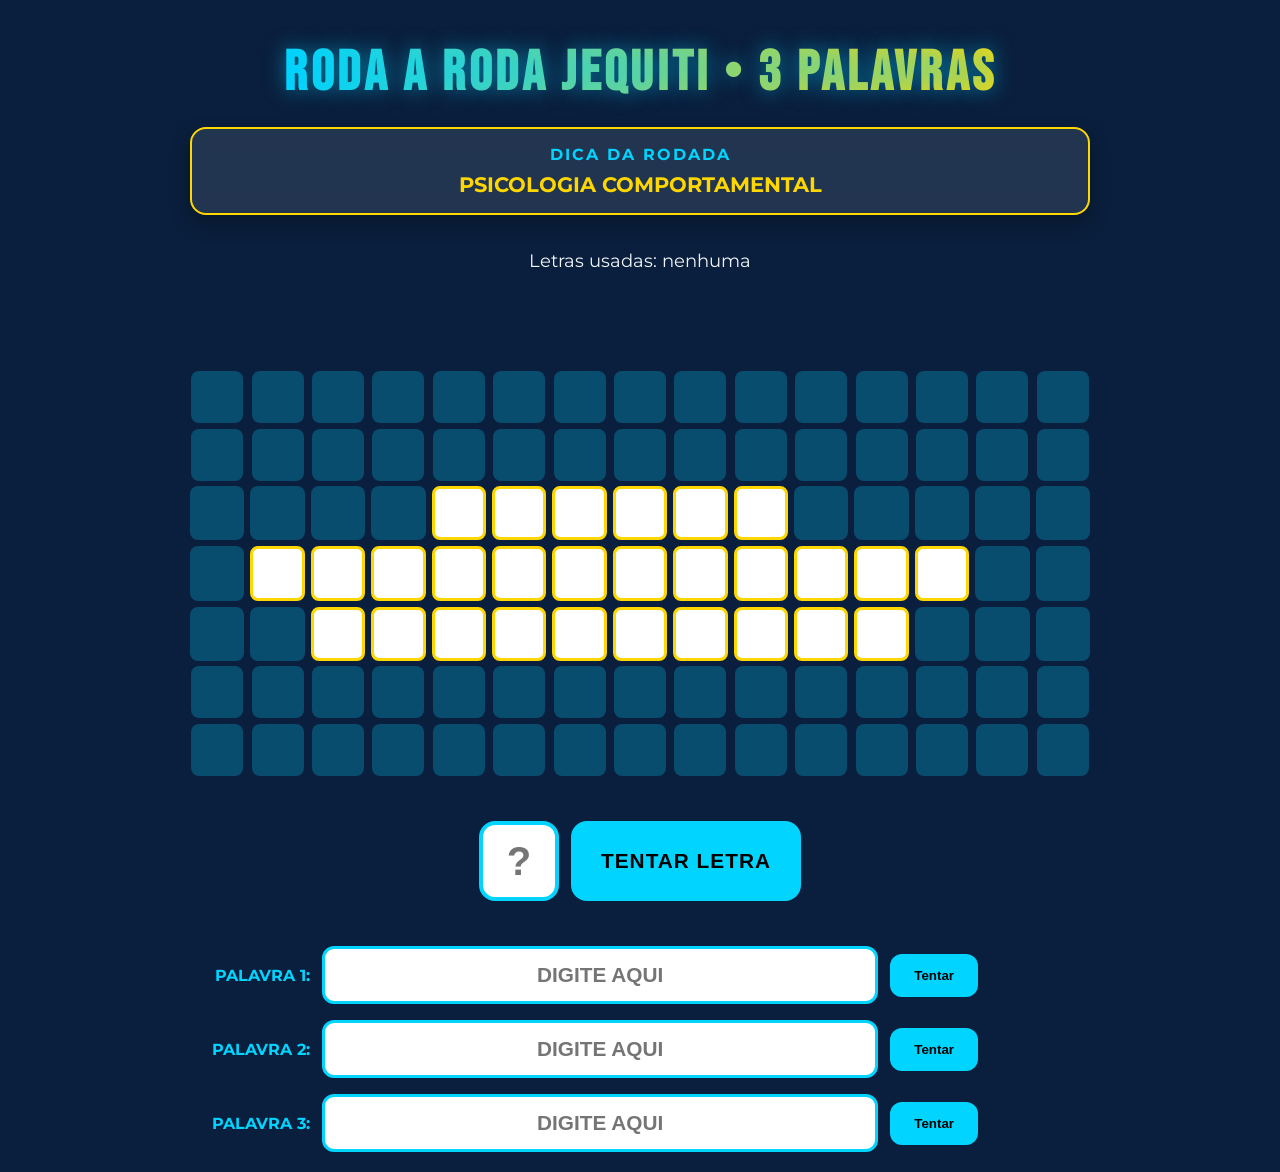
<file: testes.html>
<!DOCTYPE html>
<html lang="pt-BR">
<head>
  <meta charset="UTF-8" />
  <meta name="viewport" content="width=device-width, initial-scale=1.0"/>
  <title>Roda a Roda Jequiti</title>
  <link href="https://fonts.googleapis.com/css2?family=Montserrat:wght@700;900&family=Bebas+Neue&display=swap" rel="stylesheet">
  <style>
    :root {
      --azul-escuro: #0a1f3d;      /* fundo sólido da página */
      --azul-jequiti: #00d4ff;
      --dourado: #ffd700;
      --branco: #ffffff;
      --preto: #000000;
      --cinza-claro: #f0f4f8;
      --vermelho-erro: #ff3b30;
      --verde-acerto: #34c759;
    }

    * { margin:0; padding:0; box-sizing:border-box; }

    body {
      background: var(--azul-escuro);          /* cor sólida */
      color: var(--branco);
      font-family: 'Montserrat', sans-serif;
      min-height: 100vh;
      display: flex;
      flex-direction: column;
      align-items: center;
      padding: 20px;
      overflow-x: hidden;
    }

    /* ---------- GRID DE QUADRADINHOS (o “quadro”) ---------- */
    .grid-letras {
      width: 100%;
      max-width: 900px;
      display: grid;
      grid-template-columns: repeat(15, 1fr);
      gap: 6px;
      margin: -35px 0;
      padding: 15px 0;
      
    }

    .celula {
      aspect-ratio: 1;
      background: rgba(0,212,255,0.25);   /* azul translúcido */
      border-radius: 8px;
      display: flex;
      align-items: center;
      justify-content: center;
      font-weight: 900;
      font-size: 1.8rem;
      color: transparent;
      text-transform: uppercase;
      transition: all .4s ease;
    }

    .celula.letra {
      background: var(--branco);
      color: transparent;
      border: 3px solid var(--dourado);
    }

    .celula.revelada {
      color: var(--preto) !important;
      background: var(--branco);
      animation: revelar .6s ease-out;
    }

    .celula.piscar {
      animation: piscar 1s ease-in-out;
    }

    @keyframes revelar { 0%{transform:scale(.8);opacity:0} 100%{transform:scale(1);opacity:1} }
    @keyframes piscar {
      0%,100%{background:var(--branco);box-shadow:0 0 20px var(--dourado);}
      50%{background:var(--dourado);color:var(--preto);box-shadow:0 0 40px var(--dourado);}
    }

    /* ---------- FILEIRAS EXTRAS (letras não usadas) ---------- */
    .fileira-extra {
      display: grid;
      grid-template-columns: repeat(15, 1fr);
      gap: 6px;
      justify-items: center;
    }

    .celula-extra {
      aspect-ratio: 1;
      background: rgba(0,212,255,0.25);   /* azul translúcido */
      border-radius: 8px;
      display: flex;
      align-items: center;
      justify-content: center;
      font-weight: 900;
      font-size: 1.8rem;
      color: transparent;
      height: 52px;
    }

    /* ---------- RESTANTE DO LAYOUT ---------- */
    .titulo {
      font-family: 'Bebas Neue', cursive;
      font-size: 3.5rem;
      letter-spacing: 4px;
      text-align: center;
      margin: 20px 0;
      background: linear-gradient(90deg,var(--azul-jequiti),var(--dourado));
      -webkit-background-clip: text;
      -webkit-text-fill-color: transparent;
      text-shadow: 0 0 20px rgba(0,212,255,.5);
      animation: brilhar 2s infinite alternate;
    }
    @keyframes brilhar { from{filter:brightness(1)} to{filter:brightness(1.3)} }

    .container { width:100%; max-width:900px; display:flex; flex-direction:column; gap:25px; }

    .dica-box {
      background: rgba(255,255,255,.1);
      backdrop-filter: blur(10px);
      border: 2px solid var(--dourado);
      border-radius: 16px;
      padding: 16px;
      text-align: center;
      font-weight: 700;
      font-size: 1.3rem;
      color: var(--dourado);
      box-shadow: 0 8px 20px rgba(0,0,0,.3);
    }
    .dica-box label { display:block; font-size:1rem; margin-bottom:8px; color:var(--azul-jequiti); text-transform:uppercase; letter-spacing:2px; }

    .letras-usadas { text-align:center; font-size:1.1rem; color:var(--cinza-claro); margin:10px 0; }
    .letra-usada { display:inline-block; margin:0 4px; padding:4px 8px; background:rgba(255,255,255,.15); border-radius:8px; font-weight:bold; }

    .input-letra { display:flex; justify-content:center; gap:12px; margin:20px 0; }
    #letra-input {
      width:80px; height:80px; text-align:center; font-size:2.5rem; font-weight:900;
      text-transform:uppercase; border:4px solid var(--azul-jequiti); border-radius:16px;
      background:var(--branco); color:var(--preto); transition:all .3s;
    }
    #letra-input:focus { outline:none; border-color:var(--dourado); box-shadow:0 0 20px rgba(255,215,0,.5); }

    .btn-letra {
      padding:0 30px; height:80px; font-size:1.3rem; font-weight:900;
      background:var(--azul-jequiti); color:var(--preto); border:none; border-radius:16px;
      cursor:pointer; transition:all .3s; text-transform:uppercase; letter-spacing:1px;
    }
    .btn-letra:hover:not(:disabled){ background:var(--dourado); transform:translateY(-3px); box-shadow:0 10px 20px rgba(0,0,0,.3); }

    .palavras-container { display:flex; flex-direction:column; gap:16px; }
    .palavra-item { display:flex; align-items:center; gap:12px; flex-wrap:wrap; justify-content:center; }
    .palavra-item label { font-weight:700; color:var(--azul-jequiti); min-width:120px; text-align:right; }
    .palavra-item input {
      flex:1; min-width:220px; padding:14px; font-size:1.3rem; font-weight:700;
      text-transform:uppercase; text-align:center; border:3px solid var(--azul-jequiti);
      border-radius:12px; background:var(--branco); color:var(--preto);
    }
    .palavra-item input.acertado { background:var(--verde-acerto); color:var(--branco); border-color:var(--verde-acerto); }
    .palavra-item input.errado { background:var(--vermelho-erro); color:var(--branco); animation:tremer .4s; }
    @keyframes tremer { 0%,100%{transform:translateX(0)} 25%{transform:translateX(-5px)} 75%{transform:translateX(5px)} }

    .palavra-item button {
      padding:14px 24px; font-weight:700; background:var(--azul-jequiti); color:var(--preto);
      border:none; border-radius:12px; cursor:pointer; transition:all .3s;
    }
    .palavra-item button:hover:not(:disabled){ background:var(--dourado); }

    .status { min-width:100px; text-align:center; font-weight:900; font-size:1.1rem; }
    .acertou { color:var(--verde-acerto); } .errou { color:var(--vermelho-erro); }

    #mensagem { text-align:center; font-size:1.4rem; font-weight:700; min-height:40px; padding:10px; color:var(--dourado); text-shadow:0 0 10px rgba(255,215,0,.5); }

    #vitoria {
      position:fixed; inset:0; background:rgba(0,0,0,.95); display:none;
      flex-direction:column; justify-content:center; align-items:center; z-index:1000; backdrop-filter:blur(10px);
    }
    #vitoria h1 { font-family:'Bebas Neue',cursive; font-size:6rem; color:var(--dourado); text-shadow:0 0 30px var(--dourado); animation:pulso 1.5s infinite; }
    @keyframes pulso { 0%,100%{transform:scale(1)} 50%{transform:scale(1.1)} }

    canvas#confetes { position:absolute; top:0; left:0; width:100%; height:100%; pointer-events:none; z-index:-1; }

    /* ---------- RESPONSIVO ---------- */
    @media (max-width:768px){
      .titulo{font-size:2.5rem}
      .celula,.celula-extra{font-size:1.3rem}
      .palavra-item{flex-direction:column;text-align:center}
      .palavra-item label{text-align:center}
      #letra-input{width:60px;height:60px;font-size:2rem}
      .btn-letra{height:60px;font-size:1rem}
    }
    @media (max-width:480px){
      .titulo{font-size:2rem}
      .grid-letras,.fileira-extra{gap:4px}
      .celula,.celula-extra{font-size:1rem}
    }
  </style>
</head>
<body>

  <h1 class="titulo">Roda a Roda Jequiti</h1>

  <div class="container">
    <div class="dica-box">
      <label>Dica da Rodada</label>
      <div id="dica">Carregando...</div>
    </div>

    <div class="letras-usadas" id="letras-usadas">Letras usadas: <span>nenhuma</span></div>
    <div id="mensagem"></div>

    <!-- Fileira extra superior -->
    <div class="fileira-extra" id="fileira-cima"></div>

    <!-- GRID DE QUADRADINHOS (o “quadro”) -->
    <div class="grid-letras" id="grid-letras"></div>

    <!-- Fileira extra inferior -->
    <div class="fileira-extra" id="fileira-baixo"></div>
    

    <div class="input-letra">
      <input type="text" id="letra-input" maxlength="1" placeholder="?" autocomplete="off">
      <button id="btn-letra" class="btn-letra">Tentar Letra</button>
    </div>

    <div class="palavras-container" id="palavras-inputs"></div>
  </div>

  <div id="vitoria">
    <h1>VOCÊ GANHOU!</h1>
    <canvas id="confetes"></canvas>
  </div>

  <script>
    // === DADOS DO JOGO ===
    const palavras = ["WATSON", "BEHAVIORISMO", "RECOMPENSA",];
    const dica = "PSICOLOGIA COMPORTAMENTAL";

    // Elementos
    const titulo = document.querySelector('.titulo');
    const dicaEl = document.getElementById('dica');
    const gridLetras = document.getElementById('grid-letras');
    const fileiraCima = document.getElementById('fileira-cima');
    const fileiraBaixo = document.getElementById('fileira-baixo');
    const letraInput = document.getElementById('letra-input');
    const btnLetra = document.getElementById('btn-letra');
    const palavrasInputs = document.getElementById('palavras-inputs');
    const mensagem = document.getElementById('mensagem');
    const letrasUsadasEl = document.getElementById('letras-usadas').querySelector('span');
    const vitoria = document.getElementById('vitoria');
    const canvas = document.getElementById('confetes');

    // Estado
    let letrasUsadas = [];
    let letrasCorretas = new Set();
    let quadro = [];          // linhas reais (array de objetos)
    let palavrasAcertadas = [];

    // === FILEIRAS EXTRAS (15 quadrados brancos) ===
    function criarFileiraExtra(container) {
      for (let i = 0; i < 30; i++) {
        const cel = document.createElement('div');
        cel.className = 'celula-extra';
        container.appendChild(cel);
      }
    }

    // === MONTAR O GRID DE QUADRADINHOS (15 colunas × linhas necessárias) ===
    function montarGrid() {
      gridLetras.innerHTML = '';
      fileiraCima.innerHTML = '';
      fileiraBaixo.innerHTML = '';
      criarFileiraExtra(fileiraCima);
      criarFileiraExtra(fileiraBaixo);

      quadro = [];
      palavrasAcertadas = Array(palavras.length).fill(false);

      const linhasTotais = palavras.length + 2; // +2 fileiras extras já criadas acima/abaixo
      for (let i = 0; i < palavras.length; i++) {
        const palavra = palavras[i];
        const linhaDiv = document.createElement('div');
        linhaDiv.style.display = 'contents'; // para que as células fiquem no grid pai
        const startCol = Math.floor((15 - palavra.length) / 2);
        const row = [];

        for (let c = 0; c < 15; c++) {
          const cel = document.createElement('div');
          cel.className = 'celula';
          if (c >= startCol && c < startCol + palavra.length) {
            const letra = palavra[c - startCol];
            cel.classList.add('letra');
            cel.dataset.letra = letra;
            row.push({ el: cel, letra, revelada: false });
          } else {
            row.push({ el: cel, letra: null, revelada: false });
          }
          gridLetras.appendChild(cel);
        }
        quadro.push(row);
      }
    }

    

    // === INICIALIZAÇÃO ===
    function init() {
      titulo.textContent = `RODA A RODA JEQUITI • ${palavras.length} PALAVRAS`;
      dicaEl.textContent = dica;
      montarGrid();
      palavrasInputs.innerHTML = '';
      letrasUsadas = [];
      letrasCorretas.clear();
      atualizarLetrasUsadas();

      // ---- INPUTS DE PALAVRAS ----
      palavras.forEach((palavra, i) => {
        const item = document.createElement('div');
        item.className = 'palavra-item';

        const label = document.createElement('label');
        label.textContent = `PALAVRA ${i + 1}:`;

        const input = document.createElement('input');
        input.type = 'text';
        input.placeholder = 'Digite aqui';
        input.dataset.index = i;
        input.autocomplete = 'off';
        input.spellcheck = false;

        const btn = document.createElement('button');
        btn.textContent = 'Tentar';

        const status = document.createElement('span');
        status.className = 'status';

        item.append(label, input, btn, status);
        palavrasInputs.appendChild(item);

        setTimeout(() => {
          btn.onclick = () => tentarPalavra(i);
          input.addEventListener('keydown', e => {
            if (e.key === 'Enter') { e.preventDefault(); tentarPalavra(i); }
          });
          input.addEventListener('input', function () {
            const v = this.value.toUpperCase().replace(/[^A-ZÇ]/g, '');
            if (this.value !== v) {
              const pos = this.selectionStart;
              this.value = v;
              this.setSelectionRange(pos, pos);
            }
          });
          input.addEventListener('focus', () => input.select());
        }, 100);
      });
    }

    // === TENTAR LETRA ===
    function tentarLetra() {
      const letra = letraInput.value.trim().toUpperCase();
      if (!/^[A-ZÇ]$/.test(letra)) return mostrarMsg('Letra inválida!', '#ff6b6b');
      if (letrasUsadas.includes(letra)) return mostrarMsg('Já tentou!', '#ffa500');

      letrasUsadas.push(letra);
      atualizarLetrasUsadas();
      letraInput.value = '';

      let achou = false;
      const piscar = [];

      quadro.forEach(row => {
        row.forEach(cell => {
          if (cell.letra === letra && !cell.revelada) {
            cell.revelada = true;
            cell.el.classList.add('revelada');
            cell.el.textContent = letra;
            piscar.push(cell.el);
            letrasCorretas.add(letra);
            achou = true;
          }
        });
      });

      if (achou) {
        piscar.forEach(el => el.classList.add('piscar'));
        setTimeout(() => piscar.forEach(el => el.classList.remove('piscar')), 1000);
        mostrarMsg(`Letra ${letra} encontrada!`, 'var(--verde-acerto)');
      } else {
        mostrarMsg(`Sem ${letra}...`, 'var(--vermelho-erro)');
      }
      setTimeout(verificarVitoria, 1200);
    }

    // === TENTAR PALAVRA ===
    function tentarPalavra(idx) {
      const input = palavrasInputs.querySelectorAll('input')[idx];
      if (!input) return;
      const btn = input.nextElementSibling;
      const status = btn.nextElementSibling;
      const tentativa = input.value.trim().toUpperCase();
      const correta = palavras[idx];

      if (!tentativa) return mostrarMsg('Digite a palavra!', '#ffa500');
      if (palavrasAcertadas[idx]) return;

      if (tentativa === correta) {
        palavrasAcertadas[idx] = true;
        input.classList.add('acertado');
        input.disabled = btn.disabled = true;
        status.textContent = 'ACERTOU!';
        status.className = 'status acertou';
        revelarPalavra(idx);
        mostrarMsg(`Palavra ${idx + 1} correta!`, 'var(--verde-acerto)');
      } else {
        input.classList.add('errado');
        status.textContent = 'ERRADO';
        status.className = 'status errou';
        setTimeout(() => {
          input.classList.remove('errado');
          status.textContent = '';
        }, 1500);
        mostrarMsg('Errado!', 'var(--vermelho-erro)');
      }
      input.value = '';
      verificarVitoria();
    }

    function revelarPalavra(idx) {
      const row = quadro[idx];
      const piscar = [];
      row.forEach(cell => {
        if (cell.letra && !cell.revelada) {
          cell.revelada = true;
          cell.el.classList.add('revelada');
          cell.el.textContent = cell.letra;
          piscar.push(cell.el);
          letrasCorretas.add(cell.letra);
        }
      });
      piscar.forEach(el => el.classList.add('piscar'));
      setTimeout(() => piscar.forEach(el => el.classList.remove('piscar')), 1000);
    }

    // === VERIFICAR VITÓRIA ===
    function verificarVitoria() {
      const todasPalavras = palavrasAcertadas.every(v => v);
      const todasLetras = palavras.every(p => [...p].every(l => letrasCorretas.has(l)));
      if (todasPalavras || todasLetras) setTimeout(mostrarVitoria, 800);
    }

    function mostrarVitoria() {
      vitoria.style.display = 'flex';
      iniciarConfetes();
    }

    function mostrarMsg(texto, cor) {
      mensagem.textContent = texto;
      mensagem.style.color = cor;
      setTimeout(() => mensagem.textContent = '', 3000);
    }

    function atualizarLetrasUsadas() {
      letrasUsadasEl.innerHTML = letrasUsadas.length
        ? letrasUsadas.map(l => `<span class="letra-usada">${l}</span>`).join(' ')
        : 'nenhuma';
    }

    // === CONFETES ===
    function iniciarConfetes() {
      const ctx = canvas.getContext('2d');
      canvas.width = innerWidth;
      canvas.height = innerHeight;
      const confetes = [];
      const cores = ['#ffd700','#00d4ff','#ff3b30','#34c759','#ff9500'];

      class Particula{
        constructor(){
          this.x=Math.random()*canvas.width;
          this.y=-10;
          this.vx=Math.random()*6-3;
          this.vy=Math.random()*5+3;
          this.size=Math.random()*7+5;
          this.color=cores[Math.floor(Math.random()*cores.length)];
          this.angle=Math.random()*360;
          this.spin=Math.random()*15-7.5;
        }
        update(){
          this.x+=this.vx; this.y+=this.vy; this.vy+=0.15; this.angle+=this.spin;
          if(this.y>canvas.height+20){ this.y=-20; this.x=Math.random()*canvas.width; }
        }
        draw(){
          ctx.save();
          ctx.translate(this.x,this.y);
          ctx.rotate(this.angle*Math.PI/180);
          ctx.fillStyle=this.color;
          ctx.fillRect(-this.size/2,-this.size/2,this.size,this.size);
          ctx.restore();
        }
      }
      for(let i=0;i<250;i++) confetes.push(new Particula());
      function animar(){
        ctx.clearRect(0,0,canvas.width,canvas.height);
        confetes.forEach(c=>{c.update();c.draw();});
        requestAnimationFrame(animar);
      }
      animar();
    }

    // === EVENTOS ===
    btnLetra.onclick = tentarLetra;
    letraInput.addEventListener('keypress', e => { if(e.key==='Enter') tentarLetra(); });
    letraInput.addEventListener('input', () => {
      letraInput.value = letraInput.value.toUpperCase().slice(0,1).replace(/[^A-ZÇ]/g,'');
    });

    window.addEventListener('load', () => setTimeout(init, 100));
  </script>
</body>
</html>
</file>
<file: style/style.css>
/* Definição de Cores em Variáveis (Custom Properties) */
:root {
    /* Paleta Principal */
    --cor-fundo-principal: linear-gradient(135deg, #f5f7fa 0%, #c3cfe2 100%);
    --cor-branco: #fff;
    --cor-texto-escuro: #2c3e50;
    --cor-borda-clara: rgba(255, 255, 255, 0.2);
    --cor-cinza-claro: rgba(255, 255, 255, 0.8);
    --cor-cinza-secundario: rgba(236, 240, 241, 0.5);
    --cor-sombra-clara: rgba(0, 0, 0, 0.08);
    --cor-sombra-media: rgba(0, 0, 0, 0.15);
    --cor-texto-cinza-mobile: #7f8c8d;
    --cor-cinza-menu: rgba(102, 126, 234, 0.2);

    /* Cores de Ação e Destaque (Azul Roxo Gradiente) */
    --cor-tema-escuro-primario: linear-gradient(135deg, #667eea 0%, #764ba2 100%);
    --cor-tema-escuro-secundario: linear-gradient(135deg, #5a67d8 0%, #6b46c1 100%);
    --cor-destaque-primario: #667eea;
    --cor-destaque-hover: #764ba2;
    --cor-destaque-ativo: #4c51bf;
    --cor-texto-destaque: #fff;
    --cor-fundo-transparente-mobile: rgba(102, 126, 234, 0.9);

    /* Cores de Destaque Secundário (Alerta/Foco) */
    --cor-destaque-secundario-vermelho: #e53e3e;
    --cor-destaque-secundario-vermelho-claro: #fc8181;
    --cor-sombra-destaque-vermelho: rgba(229, 62, 62, 0.3);

    /* Cores Incompletas/Específicas (Mantidas) */
    --cor-btn-livro-incompleta: rgba(11, 26, 26, 0.8);
}

/* ---------------------------------------------------------------------- */

/* ESTILOS BASE E UTILITÁRIOS */
* {
    padding: 0;
    margin: 0;
    box-sizing: border-box;
    font-family: "Montserrat", sans-serif;
     /* background-color: #2c3e50; */   
}

body {
    background: var(--cor-fundo-principal);
    color: var(--cor-texto-escuro);
    line-height: 1.6;
    min-height: 100vh;
   
}

main {
    display: flex;
    flex-direction: column;
    align-items: center;
    padding: 20px 0;
}

/* Elementos de Texto */
.header h1 {
    text-align: center;
    margin: 60px 0 40px;
    font-size: 3rem;
    font-weight: 700;
    background: linear-gradient(135deg, var(--cor-destaque-primario), var(--cor-destaque-hover));
    -webkit-background-clip: text;
    -webkit-text-fill-color: transparent;
    background-clip: text;
}

h5 {
    color: var(--cor-texto-escuro);
    text-align: center;
    margin: 40px 0;
    font-size: 2rem;
    font-weight: 600;
}

p {
    line-height: 1.7;
    color: #555;
}

/* BOTÕES E INPUTS DE BASE (PARA EVITAR DUPLICAÇÃO) */
.botoes-filtro button,
.lista-botoes-livro button,
.btn-link-oficial,
.filtro-button,
.paginacao button {
    border: none;
    outline: none;
    cursor: pointer;
    box-sizing: border-box;
    transition: all 0.3s ease;
}


/* ---------------------------------------------------------------------- */

/* HEADER E NAVEGAÇÃO (DESKTOP) */
.header {
    background: var(--cor-branco);
    padding: 20px 40px;
    box-shadow: 0 10px 30px var(--cor-sombra-clara);
    border-radius: 20px;
    margin-bottom: 40px;
    position: relative;
    overflow: hidden;
}

.header::before {
    content: '';
    position: absolute;
    top: 0;
    left: -100%;
    width: 100%;
    height: 100%;
    background: linear-gradient(90deg, transparent, rgba(255, 255, 255, 0.4), transparent);
    transition: left 0.6s;
}

.header:hover::before {
    left: 100%;
}

.hambuguerTav {
    display: none;
}

/* Navegação Desktop/Tablet */
.links {
    display: flex;
    justify-content: center;
    align-items: center;
    width: 100%;
}

.links ul {
    list-style: none;
    display: flex;
    gap: 30px;
    padding: 0;
    margin: 0;
}

.links ul img {
    width: 24px;
    height: 24px;
    margin-right: 8px;
}

.links li {
    display: flex;
    align-items: center;
    background: var(--cor-cinza-secundario);
    padding: 12px 24px;
    border-radius: 50px;
    transition: all 0.3s ease;
    box-shadow: 0 4px 12px var(--cor-sombra-clara);
}

.links li:hover {
    transform: translateY(-2px);
    box-shadow: 0 8px 20px var(--cor-sombra-media);
}

.links li a {
    display: flex;
    align-items: center;
    gap: 8px;
    color: var(--cor-texto-escuro);
    text-decoration: none;
    font-weight: 500;
}

li.ativo {
    background: var(--cor-destaque-primario);
}

li.ativo span {
    color: var(--cor-texto-destaque);
}

.links li span {
    font-weight: 500;
}

/* Botão "Pedir Livro" (Desktop) */
.btnPedirLivro a {
    display: inline-flex;
    justify-content: center;
    align-items: center;
    background: var(--cor-tema-escuro-primario);
    color: var(--cor-texto-destaque);
    text-decoration: none;
    width: 220px;
    height: 56px;
    border-radius: 50px;
    box-shadow: 0 8px 25px rgba(102, 126, 234, 0.3);
    font-weight: 600;
    font-size: 1rem;
    transition: all 0.3s ease;
}

.btnPedirLivro a:hover {
    background: var(--cor-tema-escuro-secundario);
    transform: translateY(-3px);
    box-shadow: 0 12px 30px rgba(102, 126, 234, 0.4);
}

/* ---------------------------------------------------------------------- */

/* CONTROLES DE BUSCA E FILTRO */
.pesquisadores {
    display: flex;
    flex-wrap: wrap;
    justify-content: space-between;
    align-items: flex-start;
    gap: 30px;
    padding: 40px;
    background: var(--cor-tema-escuro-primario);
    margin: 60px auto 0;
    width: 90%;
    max-width: 1600px;
    border-radius: 30px;
    position: relative;
    /* overflow: hidden; Removido para permitir overflow do dropdown */
    box-shadow: 0 20px 40px rgba(102, 126, 234, 0.2);
}

/* .pesquisadores::before {
    content: '';
    position: absolute;
    top: -50%;
    right: -50%;
    width: 200%;
    height: 200%;
    background: radial-gradient(circle, rgba(255,255,255,0.1) 0%, transparent 70%);
    animation: float 6s ease-in-out infinite;
} */

@keyframes float {
    0%, 100% { transform: translateY(0) rotate(0deg); }
    50% { transform: translateY(-20px) rotate(180deg); }
}

.header-filtro {
    width: 100%;
    max-width: 320px;
    border-radius: 50px;
    position: relative;
    align-self: flex-start;
}

/* Botão principal de Categoria */
.filtro-button {
    background: var(--cor-branco);
    font-size: 16px;
    font-weight: 600;
    color: var(--cor-texto-escuro);
    display: flex;
    justify-content: space-between;
    align-items: center;
    padding: 18px 24px;
    width: 100%;
    border-radius: 50px;
    box-shadow: 0 8px 20px var(--cor-sombra-clara);
    transition: all 0.3s ease;
}

.filtro-button:hover {
    box-shadow: 0 12px 25px var(--cor-sombra-media);
    transform: translateY(-2px);
}

.icone {
    transition: transform 0.3s ease;
    margin-right: 12px;
}

.filtro-button::before {
    content: "";
    width: 2px;
    height: 40px;
    background: var(--cor-borda-clara);
    position: absolute;
    right: 60px;
    border-radius: 50px;
}

.rotate {
    transform: rotate(90deg);
}

/* Dropdown do Filtro */
.filtro {
    display: block;
    background: var(--cor-branco);
    border-radius: 20px;
    margin-top: 15px;
    /* overflow: auto; */
    max-height: 0;
    opacity: 0;
    transition: all 0.4s cubic-bezier(0.25, 0.46, 0.45, 0.94);
    width: 100%;
    z-index: 10;
    box-shadow: 0 10px 30px var(--cor-sombra-clara);
    position: absolute;
}

.filtro.ativo {
    padding: 20px;
    max-height: 300px;
    opacity: 1;
    overflow-y: auto; /* Adicionado para rolamento vertical quando necessário */
}

.botoes-filtro {
    display: flex;
    flex-direction: column;
    gap: 12px;
}

.filtro > .botoes-filtro {
    display: none;
} 

.filtro.ativo > .botoes-filtro {
    display: flex;
} 

.botoes-filtro button {
    padding: 12px 16px;
    border-radius: 12px;
    width: 100%;
    font-size: 14px;
    font-weight: 500;
    background: transparent;
    text-align: left;
    transition: all 0.3s ease;
    color: var(--cor-texto-escuro);
}

.botoes-filtro button:hover {
    background: var(--cor-destaque-primario);
    color: var(--cor-texto-destaque);
    transform: translateX(5px);
}

/* Buscador (Search Bar) */
.buscador {
    display: flex;
    align-items: center;
    background: var(--cor-branco);
    border-radius: 50px;
    box-shadow: 0 8px 20px var(--cor-sombra-clara);
    padding: 12px 20px;
    width: 400px;
    max-width: 100%;
    transition: all 0.3s ease;
}

.buscador:hover {
    box-shadow: 0 12px 25px var(--cor-sombra-media);
}

.buscador input {
    flex: 1;
    border: none;
    outline: none;
    font-size: 16px;
    padding: 8px;
    font-weight: 700;
    background: transparent;
    color: var(--cor-texto-escuro);
}

.buscador button {
    background: var(--cor-destaque-primario);
    color: var(--cor-texto-destaque);
    width: 48px;
    height: 48px;
    border-radius: 50%;
    display: flex;
    justify-content: center;
    align-items: center;
    font-size: 18px;
    box-shadow: 0 4px 12px rgba(102, 126, 234, 0.3);
    transition: all 0.3s ease;
}

.buscador button:hover {
    background: var(--cor-destaque-hover);
    transform: scale(1.05);
}

/* ---------------------------------------------------------------------- */

/* CARDS DE LIVROS */
.livrarias {
    display: grid;
    grid-template-columns: repeat(auto-fit, minmax(320px, 1fr));
    gap: 40px;
    margin: 60px auto;
    padding: 0 40px;
    width: 100%;
    max-width: 1400px;
}

/* Card do Livro Base */
.livro {
    width: 100%;
    height: auto;
    display: flex;
    flex-direction: column;
    border-radius: 24px;
    background: var(--cor-branco);
    transition: all 0.4s cubic-bezier(0.175, 0.885, 0.32, 1.275);
    box-shadow: 0 10px 30px var(--cor-sombra-clara);
    position: relative;
    overflow: hidden;
    border: 1px solid var(--cor-borda-clara);
}

.livro::before {
    content: '';
    position: absolute;
    top: 0;
    left: 0;
    right: 0;
    height: 4px;
    background: var(--cor-tema-escuro-primario);
}

.livro:hover {
    transform: translateY(-10px) scale(1.02);
    box-shadow: 0 20px 50px var(--cor-sombra-media);
}

.livro img {
    width: 100%;
    height: 280px;
    object-fit: cover;
    transition: transform 0.4s ease;
}

.livro:hover img {
    transform: scale(1.05);
}

.tituloebaixar {
    display: flex;
    flex-direction: column;
    justify-content: space-between;
    align-items: center;
    padding: 24px;
    flex-grow: 1;
}

.titulo {
    font-size: 1.2rem;
    font-weight: 700;
    color: var(--cor-texto-escuro);
    text-align: center;
    margin-bottom: 12px;
    line-height: 1.4;
    display: -webkit-box;
    overflow: hidden;
}

.Infocategorias {
    color: var(--cor-destaque-ativo);
    text-align: center;
    font-style: italic;
    font-size: 0.9rem;
    margin-bottom: 20px;
    white-space: nowrap;
    overflow: hidden;
    text-overflow: ellipsis;
}

/* Botões do Card */
.tituloebaixar ul {
    list-style: none;
    padding: 0;
    margin: 20px 0 0;
    width: 100%;
    /* display: flex;
    justify-content: center;
    gap: 12px; */
}

.icon {
    margin-left: 0;
}



.botaoshare,
.btn-link-oficial {
    transition: all 0.3s ease;
    text-decoration: none;
}

.lista-botoes-livro button i {
    color: var(--cor-texto-destaque);
}

.lista-botoes-livro button:hover,
.botaoshare:hover,
.btn-link-oficial:hover {
    background: var(--cor-destaque-hover);
    transform: translateY(-2px);
    box-shadow: 0 6px 15px rgba(118, 75, 162, 0.3);
}

.copy {
    display: flex;
    align-items: center;
    justify-content: center;
    font-size: 0.8rem;
    font-weight: 500;
    color: #95a5a6;
    margin-top: 8px;
}

.link-visualizar {
    font-size: 0.9rem;
    color: var(--cor-destaque-primario) !important;
    text-decoration: none;
    font-weight: 600;
    display: flex;
    justify-content: center;
    align-items: center;
    background: transparent !important;
    border: 2px solid var(--cor-destaque-primario) !important;
    box-shadow: none !important;
    position: relative;
    bottom: auto;
    left: auto;
    width: 100% !important;
    height: 44px;
    margin-top: 12px;
    border-radius: 12px;
    transition: all 0.3s ease;
}

.link-visualizar:hover {
    background: var(--cor-destaque-primario) !important;
    color: var(--cor-texto-destaque) !important;
    transform: translateY(-1px);
}

.btn-baixar-principal, .botaoshare, .btn-link-oficial {
    display: flex;
    justify-content: center;
    align-items: center;
    background: var(--cor-destaque-ativo);
    color: var(--cor-texto-destaque);
    text-decoration: none;
    width: 100%;
    height: 50px;
    border-radius: 12px;
    box-shadow: 0 4px 12px rgba(76, 81, 191, 0.3);
    font-weight: 600;
    font-size: 1rem;
    transition: all 0.3s ease;
    margin-top: 8px;
    cursor: pointer;
    gap: 8px;
}

.btn-baixar-principal:hover {
    background: var(--cor-destaque-hover);
    transform: translateY(-2px);
    box-shadow: 0 8px 20px rgba(118, 75, 162, 0.4);
}

/* P A G I N A Ç Ã O */
.paginacao {
    display: flex;
    justify-content: center;
    align-items: center;
    margin: 60px auto;
    gap: 12px;
    padding: 20px;
    background: var(--cor-branco);
    border-radius: 50px;
    box-shadow: 0 10px 30px var(--cor-sombra-clara);
    width: auto;
}

.paginacao button {
    padding: 12px 20px;
    border-radius: 12px;
    color: var(--cor-texto-destaque);
    background: var(--cor-destaque-primario);
    font-weight: 600;
    font-size: 1rem;
    transition: all 0.3s ease;
}

.paginacao button:hover {
    background: var(--cor-destaque-ativo);
    transform: translateY(-2px);
}

.paginacao button.ativa {
    background: var(--cor-destaque-ativo);
    color: var(--cor-texto-destaque);
}

/* ANIMAÇÕES E DESTAQUE */
@keyframes destaque-pulse {
    0% {
        box-shadow: 0 0 10px rgba(102, 126, 234, 0.4);
    }
    50% {
        box-shadow: 0 0 25px rgba(102, 126, 234, 0.7);
    }
    100% {
        box-shadow: 0 0 10px rgba(102, 126, 234, 0.4);
    }
}

.livro.destaque {
    outline: 3px solid var(--cor-destaque-primario);
    animation: destaque-pulse 1.5s ease-in-out infinite alternate;
}

/* ---------------------------------------------------------------------- */

/* MENU DE NAVEGAÇÃO MOBILE (Hamburger) */
nav.navbar {
     display: none;
    justify-content: space-between;
    align-items: center;
    width: 100%;
    position: fixed;
    top: 20px;
    height: 90px;
    left: 50%;
    transform: translateX(-50%);
    padding: 15px 20px;
    z-index: 999;
    background: var(--cor-branco);
    border-radius: 20px;
    box-shadow: 0 10px 30px var(--cor-sombra-clara);
    /* margin-top: -20px; */
}

.navbar .links {
    display: none;
}

.hamburguer-icon {
    display: none;
    cursor: pointer;
    flex-direction: column;
    justify-content: space-around;
    width: 30px;
    height: 25px;
    z-index: 1000;
}

.hamburguer-icon .bar {
    width: 100%;
    height: 3px;
    background: var(--cor-destaque-primario);
    transition: all 0.3s ease-in-out;
    border-radius: 2px;
}

.nav-links {
    list-style: none;
    display: flex;
    margin: 0;
    padding: 0;
}

.navs {
    display: flex;
    justify-content: center;
    gap: 50px;
}

.hamburguer-icon.active .bar:nth-child(1) {
    transform: rotate(-45deg) translate(-5px, 6px);
}

.hamburguer-icon.active .bar:nth-child(2) {
    opacity: 0;
}

.hamburguer-icon.active .bar:nth-child(3) {
    transform: rotate(45deg) translate(-5px, -6px);
}

.no-scroll {
    overflow: hidden;
}

/* ---------------------------------------------------------------------- */

/* RESPONSIVIDADE */
@media screen and (max-width: 1095px) {
    /* HEADER E NAV MOBILE */
    .header {
        padding: 20px;
        padding-top: 80px;
    }

    .livrarias {
        grid-template-columns: 1fr;
        gap: 30px;
        padding: 0 20px;
    }

    .links,
    .links li {
        display: none;
    }

    .hamburguer-icon {
        display: flex;
    }

    nav.navbar {
        display: flex;
    }

    h5 {
        font-size: 1.5rem;
        margin: 30px 20px;
    }

    .text-menu {
        position: absolute;
       top: 33px;
        left: 55px;
        font-weight: 700;
        color: var(--cor-texto-escuro);
    }

    .categorias-info {
        font-size: 0.85rem;
        color: var(--cor-texto-cinza-mobile);
        margin-top: 8px;
        padding: 0 10px;
        text-align: center;
    }

    .nav-links {
        position: fixed;
        top: 0;
        right: -120%;
        width: 100%;
        height: 100vh;
        background: var(--cor-fundo-transparente-mobile);
        flex-direction: column;
        justify-content: center;
        align-items: center;
        padding-top: 60px;
        transition: right 0.5s ease-in-out;
        backdrop-filter: blur(10px);
        padding-left: 80px;
    }

    .nav-links.active {
        display: flex;
        right: 0;
        z-index: 999;
        margin-top: -20px;
    }

    .nav-links li {
        display: flex;
        justify-content: center;
        align-items: center;
        width: 100%;
        background: rgba(255, 255, 255, 0.1);
        color: var(--cor-texto-destaque);
        border-radius: 20px;
        font-weight: 500;
        text-decoration: none;
        transition: all 0.3s ease;
        margin: 10px 0;
        margin-right: 70px;
        box-shadow: 0 4px 12px rgba(0, 0, 0, 0.1);
        
    }

    .nav-links li:hover {
        background: rgba(255, 255, 255, 0.2);
        transform: scale(1.05);
    }

    .nav-links li a {
        color: var(--cor-texto-destaque);
        font-weight: 600;
        text-decoration: none;
        padding: 0;
        display: flex;
        padding: 16px 100% ;
    }
   .nav-links li:nth-child(4) a span {
 
     width: 100px;
}

    .nav-links img{
        width: 24px;
        height: 24px;
        color: var(--cor-texto-destaque);
        margin-right: 12px;
       
      
    }
     /*  .nav-links img:nth-child(1){
        position: relative;
        left: -60px;
    }

      .nav-links img:nth-child(3){
        position: relative;
        left: -60px;
    }

      .nav-links img:nth-child(5){
        position: relative;
       left: -90px;
        top: 48px;
    }

     .nav-links img:nth-child(7){
        position: relative;
            left: -85px;
        top: 48px;
    }

     .nav-links img:nth-child(9){
        position: relative;
        left: -80px;
        top: 45px;
    } */


    .links ul {
        gap: 20px;
    }

    /* BUSCA E FILTRO MOBILE */
    .pesquisadores {
        flex-direction: column;
        align-items: center;
        gap: 25px;
        padding: 30px 20px;
        margin-top: 40px;
        width: 95%;
        border-radius: 20px;
        /* overflow: visible; Garantir overflow visível em mobile também */
    }

    .buscador,
    .header-filtro,
    .filtro {
        max-width: 100%;
        width: 100%;
    }

    /* CARDS DE LIVROS MOBILE */
    .livro {
        border-radius: 20px;
    }

    .livro img {
        height: 250px;
    }

    .tituloebaixar ul {
        margin: 16px 0 0;
        gap: 10px;
    }

    .tituloebaixar li {
        margin-left: 0;
    }

    .icon-square {
        margin: 0;
    }

    .Infocategorias {
        font-size: 0.85rem;
    }
    
    .link-visualizar {
        width: 100%;
        height: 42px;
        margin-top: 10px;
    }

    /* BOTÕES MOBILE */
    /* .lista-botoes-livro button {
        margin: 0 6px -2px;
        height: 46px;
        width: 46px;
    } */

    .btn-link-oficial {
        margin: 0;
    }

    .btn-baixar-principal {
        height: 48px;
        margin-top: 6px;
    }

    .btnPedirLivro {
        margin-top: 30px;
        width: 90%;
    }

    .btnPedirLivro a {
        width: 100%;
        height: 52px;
        font-size: 1rem;
    }

    /* PAGINAÇÃO MOBILE */
    .paginacao {
        margin: 40px auto;
        flex-wrap: wrap;
        width: 100%;
        justify-content: center;
    }

    .paginacao button {
        margin: 0 4px 8px;
        padding: 10px 16px;
    }

    
.btn-baixar-principal, .botaoshare, .btn-link-oficial {
    display: flex;
    justify-content: center;
    align-items: center;
    background: var(--cor-destaque-ativo);
    color: var(--cor-texto-destaque);
    text-decoration: none;
    width: 100%;
    height: 50px;
    border-radius: 12px;
    box-shadow: 0 4px 12px rgba(76, 81, 191, 0.3);
    font-weight: 600;
    font-size: 1rem;
    transition: all 0.3s ease;
    margin-top: 8px;
    cursor: pointer;
    gap: 8px;
}


    /* ANIMAÇÕES MOBILE (DESTAQUE) */
    @keyframes pulsarBorda {
        0% {
            outline-color: var(--cor-destaque-secundario-vermelho);
            box-shadow: 0 0 15px var(--cor-sombra-destaque-vermelho);
        }
        50% {
            outline-color: var(--cor-destaque-secundario-vermelho-claro);
            box-shadow: 0 0 30px rgba(252, 129, 129, 0.8);
        }
        100% {
            outline-color: var(--cor-destaque-secundario-vermelho);
            box-shadow: 0 0 15px var(--cor-sombra-destaque-vermelho);
        }
    }

    .livro.destaque-livro {
        outline: 4px solid var(--cor-destaque-secundario-vermelho);
        box-shadow: 0 0 25px var(--cor-sombra-destaque-vermelho);
        border-radius: 20px;
        animation: pulsarBorda 1.5s ease-in-out infinite alternate;
    }
}
</file>
<file: style/iframes.css>
.card-videos {
    display: grid;
    grid-template-columns: repeat(auto-fit, minmax(350px, 1fr));
    gap: 40px;
    width: 100%;
    max-width: 1600px;
    margin: 60px auto;
    padding: 0 40px;
}

/* Cada vídeo card */
.card-video {
    background: var(--cor-branco);
    border-radius: 24px;
    padding: 24px;
    box-shadow: 0 10px 30px var(--cor-sombra-clara);
    transition: all 0.4s cubic-bezier(0.175, 0.885, 0.32, 1.275);
    position: relative;
    overflow: hidden;
    border: 1px solid var(--cor-borda-clara);
    border-bottom: none; /* Removido para design mais clean */
}

.card-video::before {
    content: '';
    position: absolute;
    top: 0;
    left: 0;
    right: 0;
    height: 4px;
    background: var(--cor-tema-escuro-primario);
}

.card-video:hover {
    transform: translateY(-8px) scale(1.01);
    box-shadow: 0 20px 50px var(--cor-sombra-media);
}

/* Iframe responsivo */
.card-video iframe {
    width: 100%;
    aspect-ratio: 16 / 9;
    border-radius: 16px;
    border: 2px solid var(--cor-borda-clara);
    display: block;
    transition: border-color 0.3s ease, box-shadow 0.3s ease;
}

.card-video:hover iframe {
    border-color: var(--cor-destaque-primario);
    box-shadow: 0 8px 25px rgba(102, 126, 234, 0.2);
}

/* Ajuste de espaçamento e título */
.titulo-video {
    width: 100%;
    margin: 20px 0 12px;
    font-size: 1.4rem;
    font-weight: 700;
    color: var(--cor-texto-escuro);
    text-align: center;
    line-height: 1.3;
    display: -webkit-box;
    -webkit-line-clamp: 2;
    -webkit-box-orient: vertical;
    overflow: hidden;
}

/* Categorias */
.categorias-video {
    padding: 0 0 16px;
    display: flex;
    flex-wrap: wrap;
    justify-content: center;
    gap: 8px;
}

.categorias-video span {
   font-size: 0.85rem;
    padding: 4px 15px;
    border-radius: 20px;
    background: linear-gradient(135deg, #f093fb 0%, #f5576c 100%);
    color: var(--cor-texto-destaque);
    font-weight: 600;
    text-transform: uppercase;
    box-shadow: 0 4px 12px rgba(245, 87, 108, 0.3);
    transition: transform 0.3s 
ease;
    margin-top: 20px;
}

.categorias-video span:hover {
    transform: translateY(-2px);
    box-shadow: 0 6px 15px rgba(245, 87, 108, 0.4);
}

/* Botões */
.card-buttons-wrapper {
    display: flex;
    flex-wrap: wrap;
    gap: 16px;
    margin-top: 20px;
    justify-content: center;
}

.instagram-btn, .wpp-btn {
    display: inline-flex;
    align-items: center;
    gap: 10px;
    padding: 12px 24px;
    text-decoration: none;
    border-radius: 12px;
    font-size: 0.95rem;
    font-weight: 600;
    transition: all 0.3s ease;
    box-shadow: 0 4px 12px rgba(0, 0, 0, 0.1);
    flex: 1;
    min-width: 140px;
    justify-content: center;
    letter-spacing: 0.3px;
    border: none;
    cursor: pointer;
    position: relative;
    overflow: hidden;
}

.instagram-btn::before,
.wpp-btn::before {
    content: '';
    position: absolute;
    top: 0;
    left: -100%;
    width: 100%;
    height: 100%;
    background: linear-gradient(90deg, transparent, rgba(255, 255, 255, 0.2), transparent);
    transition: left 0.5s;
}

.instagram-btn:hover::before,
.wpp-btn:hover::before {
    left: 100%;
}

/* Instagram */
.instagram-btn {
    background: linear-gradient(135deg, #f58529 0%, #dd2a7b 50%, #8134af 100%);
    color: var(--cor-texto-destaque);
}

.instagram-btn:hover {
    background: linear-gradient(135deg, #e55a00 0%, #c51a60 50%, #6a2a8f 100%);
    transform: translateY(-2px);
    box-shadow: 0 6px 16px rgba(221, 42, 123, 0.3);
}

/* WhatsApp */
.wpp-btn {
    background: linear-gradient(135deg, #25D366 0%, #128C7E 100%);
    color: var(--cor-texto-destaque);
}

.wpp-btn:hover {
    background: linear-gradient(135deg, #20b358 0%, #0f7a6e 100%);
    transform: translateY(-2px);
    box-shadow: 0 6px 16px rgba(37, 211, 102, 0.3);
}

/* RESPONSIVO */
@media screen and (max-width: 1024px) {
    .card-videos {
        grid-template-columns: repeat(auto-fit, minmax(300px, 1fr));
        gap: 30px;
        padding: 0 20px;
    }

    .card-video {
        padding: 20px;
    }

    .titulo-video {
        font-size: 1.3rem;
    }
}

@media screen and (max-width: 776px) {
    .card-videos {
        grid-template-columns: 1fr;
        gap: 30px;
        padding: 0 20px;
        margin: 40px auto;
    }

    .card-video {
        padding: 20px;
    }

    .titulo-video {
        font-size: 1.2rem;
        margin: 16px 0 10px;
        text-align: left;
    }

    .categorias-video {
        justify-content: flex-start;
    }

    .card-buttons-wrapper {
        flex-direction: column;
        gap: 12px;
    }

    .instagram-btn, .wpp-btn {
        width: 100%;
        min-width: auto;
        padding: 12px 20px;
    }
}
</file>
<file: style/pedirlivro.css>
/* Cores e fontes mantidas do design anterior */
        .primary-color { color: #0b1a24; }
        .secondary-color { color: #6c757d; }
        .bg-primary { background-color: #0b1a24; }
        .bg-background { background-color: #f8f9fa; }
        .bg-card { background-color: #ffffff; }

        * {
            box-sizing: border-box;
            margin: 0;
            padding: 0;
        }

        body {

            position: relative;
            right: 8px;

        }

     
        /* 1. Link Voltar para a Livraria */
        .back {
            align-self: flex-start;
            
            color: #fff;
            text-decoration: none;
            font-weight: 500;
            padding: 5px 0;
            border-bottom: 1px solid transparent;
            transition: color 0.2s, border-bottom 0.2s;
            display: inline-flex;
            align-items: center;
           
            
        }

        .btns {
            display: flex;
            gap: 20px;
        }

        /* 2. Container Principal do Formulário (Card) */
        .form-container {
            background: #ffffff;
            padding: 40px;
            border-radius: 12px;
            box-shadow: 0 6px 20px rgba(0, 0, 0, 0.08);
            width: 100%;
            max-width: 550px;
            border-top: 5px solid #0b1a24; /* Linha de destaque */
        }

        h2 {
            font-family: 'Libre Baskerville', serif;
            font-weight: 800;
            color: #0b1a24;
            margin-bottom: 30px;
            font-size: 2.5em;
            text-align: center;
        }

        /* 3. Estilos do Grupo de Campos */
        .form-group {
            margin-bottom: 20px;
            text-align: left;
        }

        label {
            display: block;
            margin-bottom: 8px;
            font-weight: 900;
            color: #343a40;
            font-size: 0.95em;
        }

        input[type="text"],
        input[type="email"],
        textarea {
            width: 100%;
            padding: 12px;
            border: 1px solid #ced4da;
            border-radius: 6px;
            font-size: 1em;
            transition: border-color 0.3s, box-shadow 0.3s;
            outline: none;
            resize: vertical; /* Permite redimensionar apenas verticalmente para o textarea */
        }

        input:focus,
        textarea:focus {
            border-color: #0b1a24;
            box-shadow: 0 0 0 3px rgba(11, 26, 36, 0.15); /* Sombra suave da cor primária */
        }

        textarea {
            min-height: 100px;
        }
        
        /* 4. Botão de Envio */
        .btn-submit {
            width: 100%;
            padding: 15px;
            border-radius: 8px;
            font-size: 1em;
            font-weight: 500;
            cursor: pointer;
            border: none;
            background-color: #0b1a24; /* Cor primária escura */
            color: white;
            transition: background-color 0.2s, transform 0.1s, box-shadow 0.3s;
            margin-top: 15px;
        }

        .btn-submit:hover {
            background-color: #061016; /* Tom mais escuro no hover */
            transform: translateY(-1px);
            box-shadow: 0 4px 8px rgba(0, 0, 0, 0.2);
        }

        /* Responsividade para telas menores */
        @media (max-width: 599px) {
            .form-container {
                padding: 25px;
                border-radius: 0;
            }
            body {
                padding: 0;
            }
          
        }
</file>
